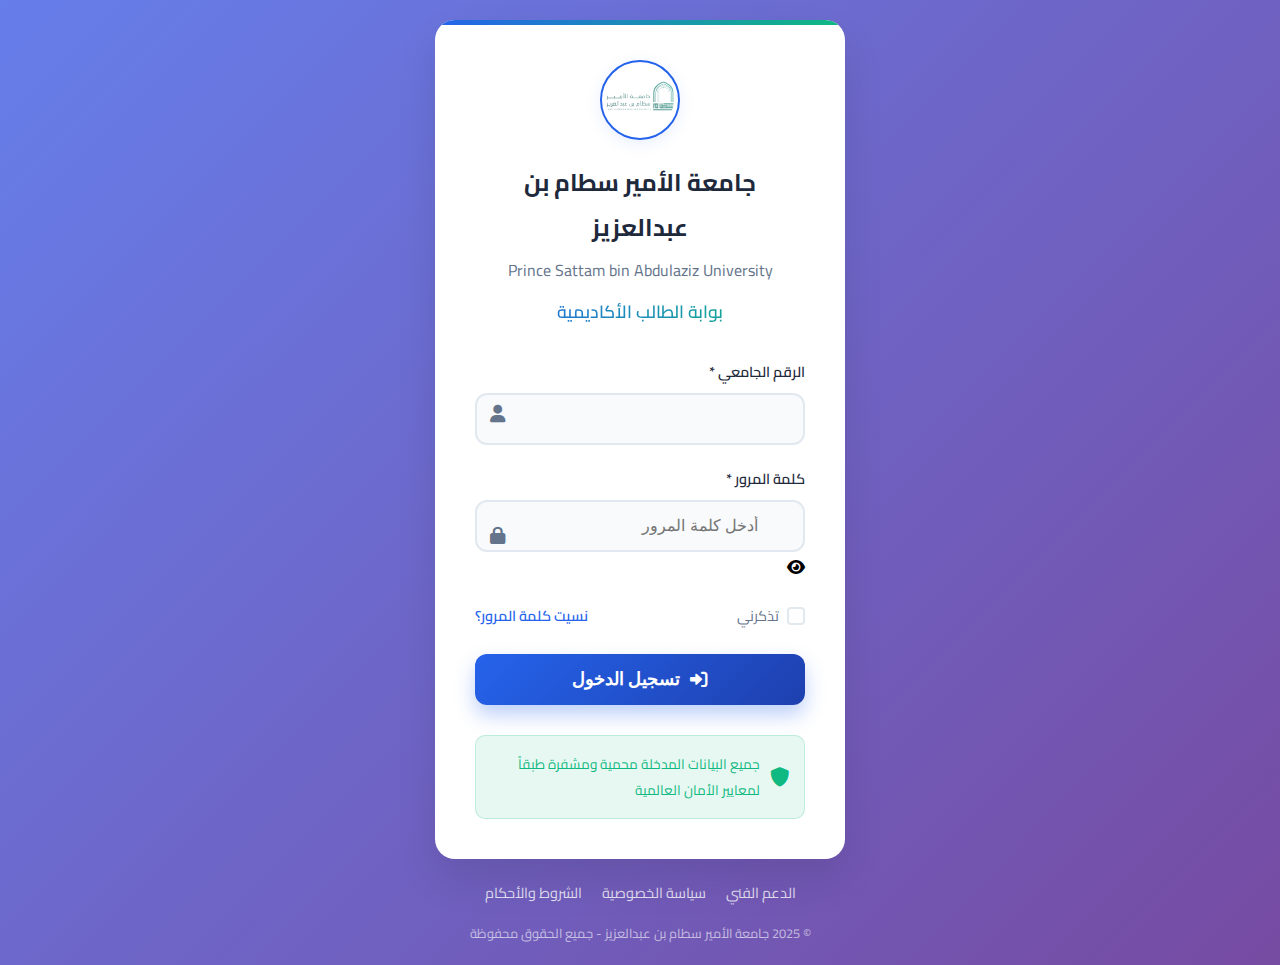
<file: index.html>
<!DOCTYPE html>
<html lang="ar" dir="rtl">
<head>
    <meta charset="UTF-8">
    <meta name="viewport" content="width=device-width, initial-scale=1.0">
    <title>بوابة الطالب - جامعة الأمير سطام بن عبدالعزيز</title>
    <link rel="stylesheet" href="styles.css">
    <link href="https://fonts.googleapis.com/css2?family=Cairo:wght@300;400;600;700&display=swap" rel="stylesheet">
    <link rel="stylesheet" href="https://cdnjs.cloudflare.com/ajax/libs/font-awesome/6.0.0/css/all.min.css">
</head>
<body>
    <div class="login-container">
        <div class="login-card">
            <div class="university-header">
                <div class="university-logo">
                    <!-- شعار الجامعة كصورة -->
                    <img src="logo.svg" alt="شعار جامعة الأمير سطام بن عبدالعزيز" style="width: 70px; height: 70px; object-fit: contain; display: block; margin: 0 auto 8px;">
                    <!-- أيقونة قديمة يمكن حذفها إذا رغبت -->
                    <!-- <i class="fas fa-graduation-cap"></i> -->
                </div>
                <h1>جامعة الأمير سطام بن عبدالعزيز</h1>
                <h2>Prince Sattam bin Abdulaziz University</h2>
                <p class="portal-title">بوابة الطالب الأكاديمية</p>
            </div>
            
            <form class="login-form" id="loginForm">
                <div class="form-group">
                    <label for="studentId">الرقم الجامعي *</label>
                    <input type="text" id="studentId" name="studentId" placeholder="" required>
                    <i class="fas fa-user input-icon"></i>
                </div>
                
                <div class="form-group">
                    <label for="password">كلمة المرور *</label>
                    <input type="password" id="password" name="password" placeholder="أدخل كلمة المرور" required>
                    <i class="fas fa-lock input-icon"></i>
                    <i class="fas fa-eye toggle-password" id="togglePassword"></i>
                </div>
                
                <div class="form-options">
                    <label class="remember-me">
                        <input type="checkbox" id="rememberMe">
                        <span class="checkmark"></span>
                        تذكرني
                    </label>
                    <a href="#" class="forgot-password">نسيت كلمة المرور؟</a>
                </div>
                
                <button type="submit" class="login-btn">
                    <i class="fas fa-sign-in-alt"></i>
                    تسجيل الدخول
                </button>
            </form>
            
            <div class="security-notice">
                <i class="fas fa-shield-alt"></i>
                <p>جميع البيانات المدخلة محمية ومشفرة طبقاً لمعايير الأمان العالمية</p>
            </div>
        </div>
        
        <div class="footer-links">
            <a href="#" class="footer-link">الدعم الفني</a>
            <a href="#" class="footer-link">سياسة الخصوصية</a>
            <a href="#" class="footer-link">الشروط والأحكام</a>
        </div>
        
        <div class="copyright">
            <p>© 2025 جامعة الأمير سطام بن عبدالعزيز - جميع الحقوق محفوظة</p>
        </div>
    </div>
    
    <script src="script.js"></script>
</body>
</html>
</file>
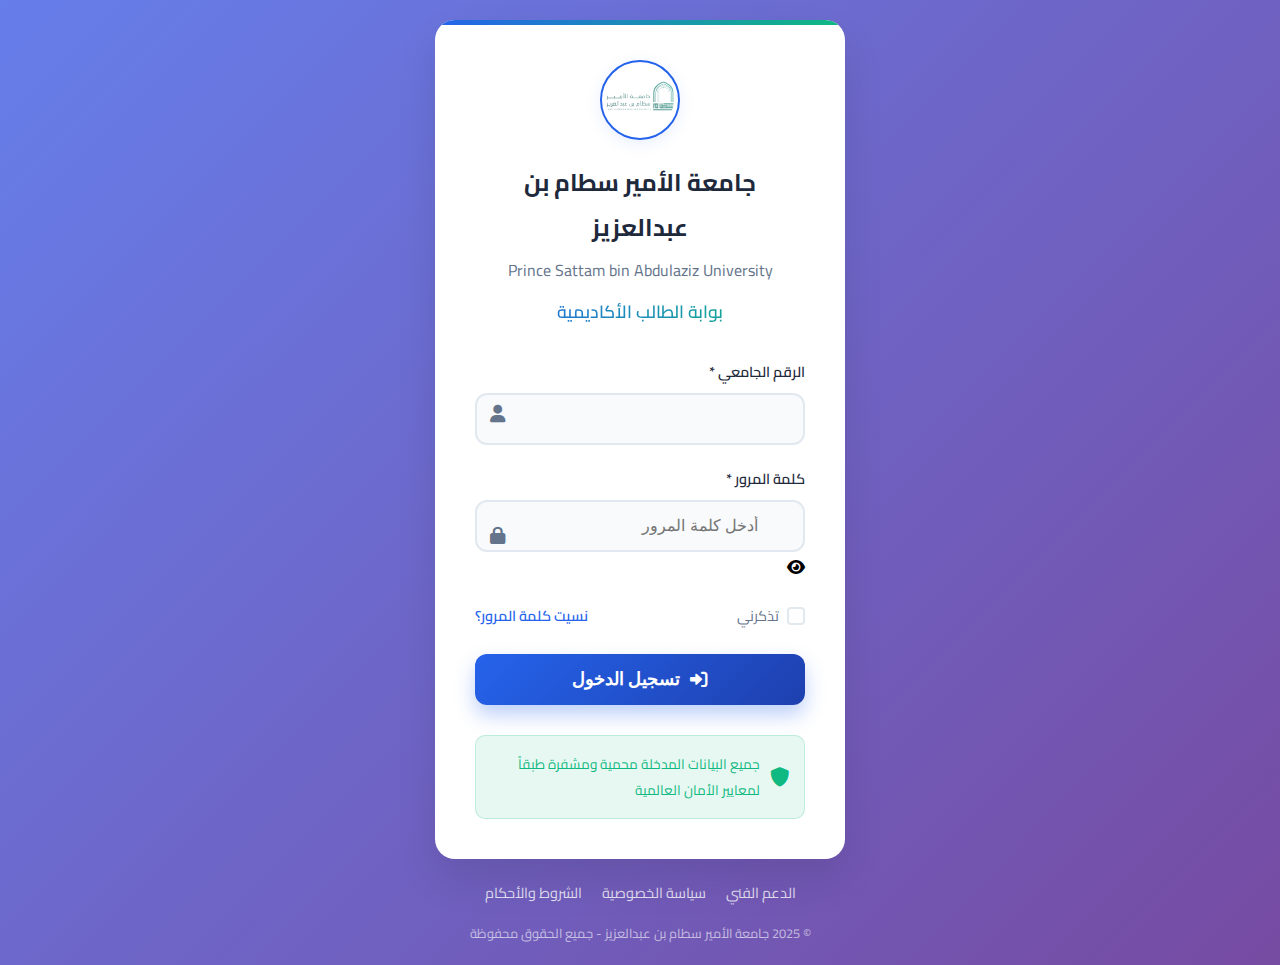
<file: academic-record.html>
<!DOCTYPE html>
<html lang="ar" dir="rtl">
<head>
    <meta charset="UTF-8">
    <meta name="viewport" content="width=device-width, initial-scale=1.0">
    <title>السجل الأكاديمي - جامعة الأمير سطام بن عبدالعزيز</title>
    <link rel="stylesheet" href="styles.css">
    <link href="https://fonts.googleapis.com/css2?family=Cairo:wght@300;400;600;700&display=swap" rel="stylesheet">
    <link rel="stylesheet" href="https://cdnjs.cloudflare.com/ajax/libs/font-awesome/6.0.0/css/all.min.css">
    <style>
        .info-grid {
            display: grid;
            grid-template-columns: repeat(auto-fit, minmax(220px, 1fr));
            gap: 18px 32px;
            margin-bottom: 10px;
        }
        .info-item {
            background: #f5f7fa;
            border-radius: 10px;
            padding: 14px 18px;
            margin-bottom: 0;
            box-shadow: 0 2px 8px rgba(37,99,235,0.06);
            display: flex;
            flex-direction: column;
            align-items: flex-start;
        }
        .info-item .label {
            font-weight: 600;
            color: #2563eb;
            margin-bottom: 4px;
            font-size: 1.05rem;
        }
        .info-item .value {
            color: #1e293b;
            font-size: 1.08rem;
            font-weight: 500;
            word-break: break-word;
        }
        @media (max-width: 600px) {
            .info-grid {
                grid-template-columns: 1fr;
            }
        }
        .dashboard-header .university-logo {
            width: 80px;
            height: 80px;
            background: #fff;
            border-radius: 50%;
            display: flex;
            align-items: center;
            justify-content: center;
            margin: 0 auto 12px;
            box-shadow: 0 4px 16px rgba(37, 99, 235, 0.10);
            border: 2px solid #2563eb;
        }
        .dashboard-header .university-logo img {
            width: 60px;
            height: 60px;
            display: block;
        }
        .courses-table table {
            width: 100%;
            border-collapse: collapse;
            margin-top: 18px;
            background: #fff;
            border-radius: 12px;
            overflow: hidden;
            box-shadow: 0 2px 8px rgba(37,99,235,0.06);
        }
        .courses-table th, .courses-table td {
            padding: 12px 8px;
            text-align: center;
            border-bottom: 1px solid #e5e7eb;
        }
        .courses-table th {
            background: #f5f7fa;
            color: #2563eb;
            font-weight: 700;
        }
        .courses-table tr:last-child td {
            border-bottom: none;
        }
        .courses-table .no-data {
            color: #888;
            font-style: italic;
            background: #f9fafb;
            font-size: 1.1rem;
            text-align: center;
        }
    </style>
</head>
<body>
    <div class="dashboard-container">
        <div class="dashboard-header">
            <div class="university-logo">
                <!-- شعار الجامعة SVG كصورة -->
                <img src="logo.svg" alt="شعار جامعة الأمير سطام بن عبدالعزيز">
            </div>
            <h1>السجل الأكاديمي</h1>
        </div>

        <div class="student-info">
            <div class="info-card">
                <h3>المعلومات الشخصية</h3>
                <div class="info-grid">
                    <div class="info-item">
                        <span class="label">الاسم الكامل</span>
                        <span class="value">أثير قبلان منير الدوسري</span>
                    </div>
                    <div class="info-item">
                        <span class="label">رقم الهوية</span>
                        <span class="value">1139150252</span>
                    </div>
                    <div class="info-item">
                        <span class="label">الرقم الجامعي</span>
                        <span class="value">202500145</span>
                    </div>
                    <div class="info-item">
                        <span class="label">البريد الإلكتروني</span>
                        <span class="value">s0549514131@gmail.com</span>
                    </div>
                    <div class="info-item">
                        <span class="label">رقم الجوال</span>
                        <span class="value">0566781458</span>
                    </div>
                    <div class="info-item">
                        <span class="label">التخصص</span>
                        <span class="value specialty"> رياض أطفال</span>
                    </div>
                </div>
            </div>
        </div>

        <div class="academic-summary">
            <div class="summary-card">
                <h3>ملخص أكاديمي</h3>
                <div class="summary-grid">
                    <div class="summary-item">
                        <i class="fas fa-book"></i>
                        <span class="label">عدد الساعات المسجلة</span>
                        <span class="value">0</span>
                    </div>
                    <div class="summary-item">
                        <i class="fas fa-graduation-cap"></i>
                        <span class="label">المعدل التراكمي</span>
                        <span class="value">-</span>
                    </div>
                    <div class="summary-item">
                        <i class="fas fa-chart-line"></i>
                        <span class="label">المستوى</span>
                        <span class="value">الأول</span>
                    </div>
                </div>
            </div>
        </div>

        <div class="courses-section">
            <div class="section-header">
                <h2>المقررات المسجلة</h2>
                <div class="filters">
                    <select id="semesterFilter">
                        <option value="202501">الفصل الأول 2025</option>
                    </select>
                </div>
            </div>

            <div class="courses-table">
                <table>
                    <thead>
                        <tr>
                            <th>رمز المقرر</th>
                            <th>اسم المقرر</th>
                            <th>عدد الساعات</th>
                            <th>المحاضر</th>
                            <th>القاعة</th>
                            <th>التوقيت</th>
                            <th>الحالة</th>
                        </tr>
                    </thead>
                    <tbody>
                        <tr>
                            <td colspan="7" class="no-data">لا توجد مقررات مسجلة حتى الآن</td>
                        </tr>
                    </tbody>
                </table>
            </div>
        </div>

        <div class="footer-links">
            <a href="dashboard.html" class="footer-link">العودة للوحة التحكم</a>
            <a href="technical-support.html" class="footer-link">الدعم الفني</a>
        </div>
        
        <div class="copyright">
            <p>© 2025 جامعة الأمير سطام بن عبدالعزيز - جميع الحقوق محفوظة</p>
        </div>
    </div>
    
    <script src="script.js"></script>
</body>
</html>
</file>
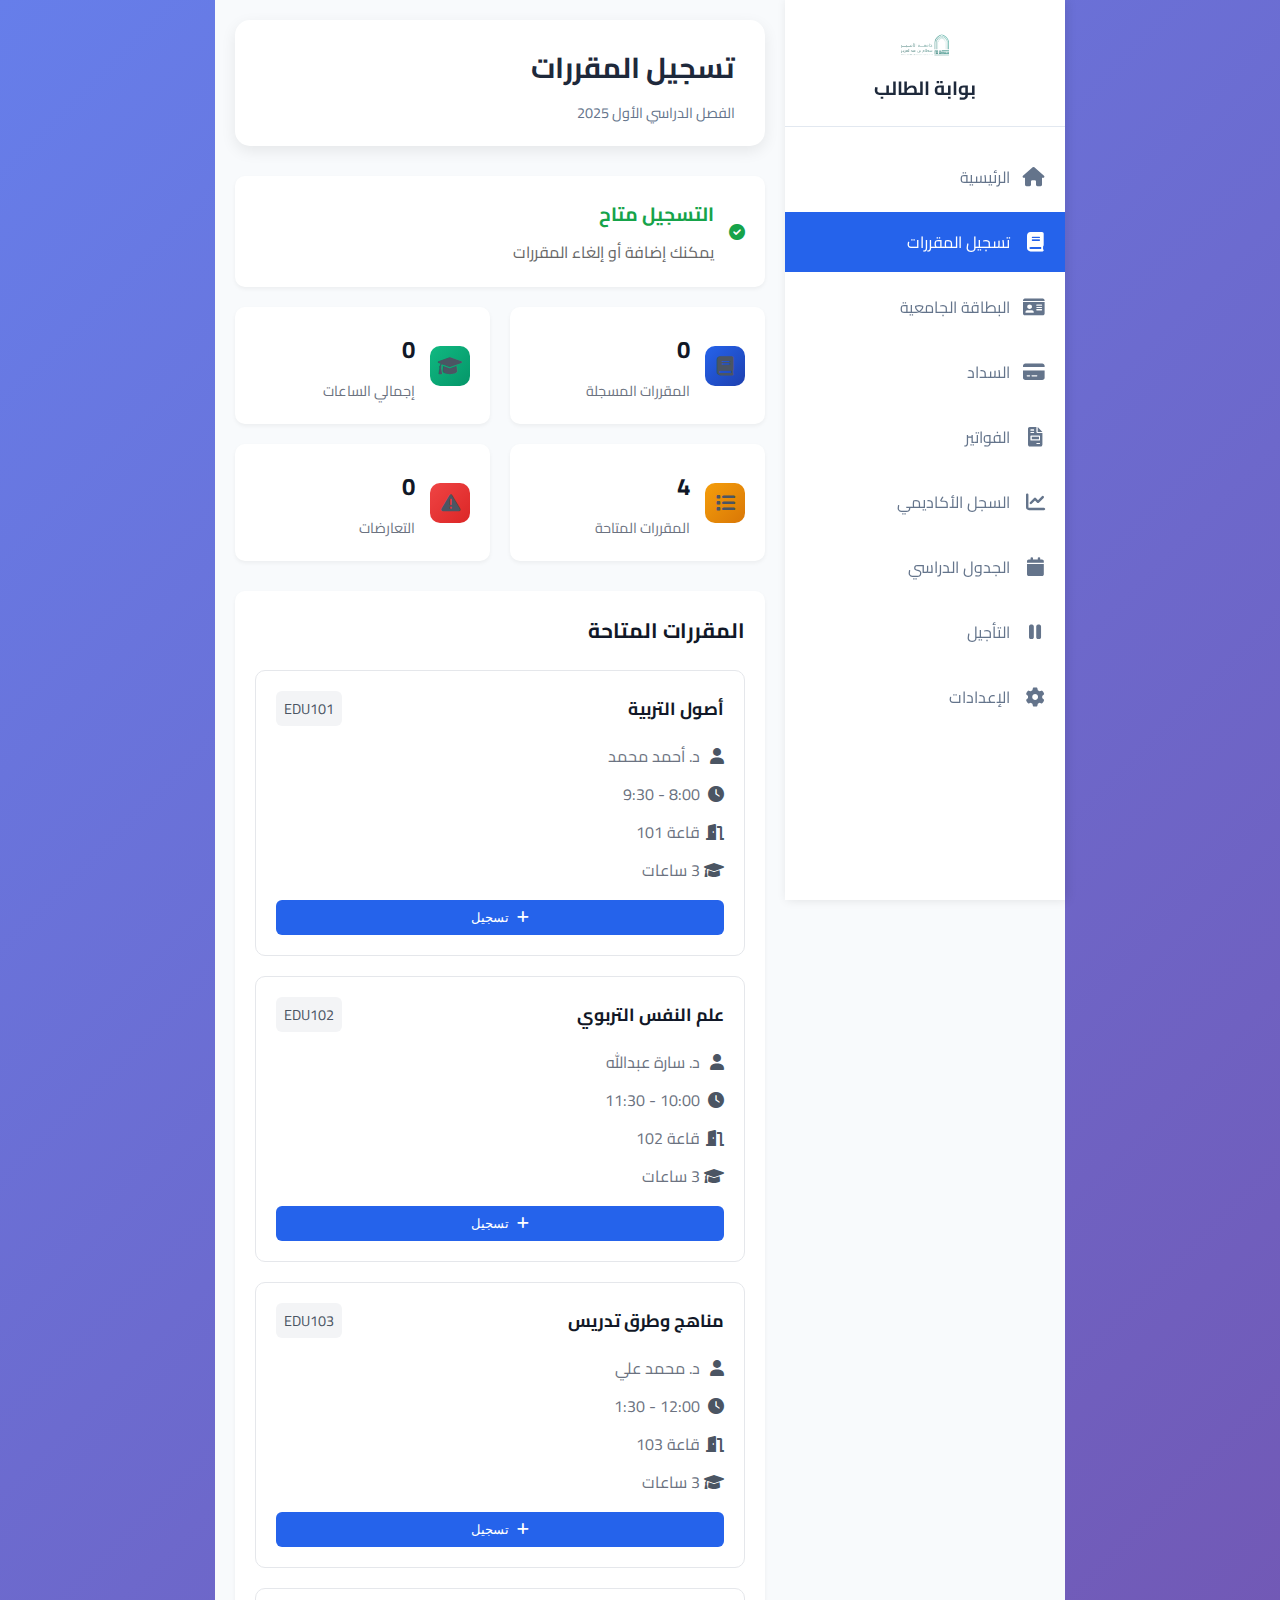
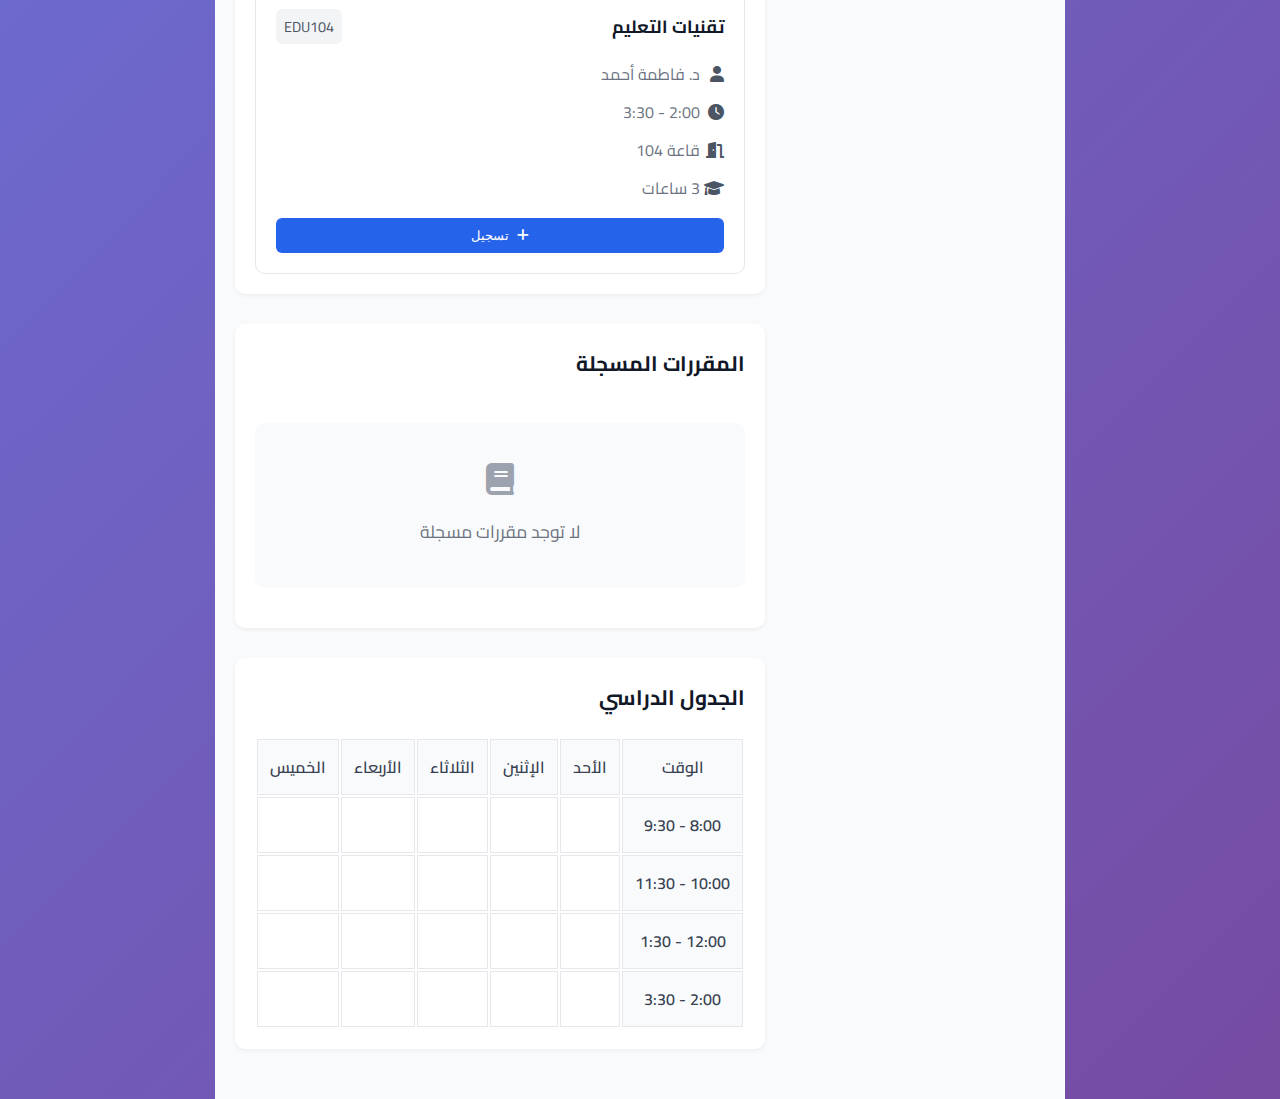
<file: course-registration.html>
<!DOCTYPE html>
<html lang="ar" dir="rtl">
<head>
    <meta charset="UTF-8">
    <meta name="viewport" content="width=device-width, initial-scale=1.0">
    <title>تسجيل المقررات - بوابة الطالب</title>
    <link rel="stylesheet" href="styles.css">
    <link rel="stylesheet" href="dashboard.css">
    <link href="https://fonts.googleapis.com/css2?family=Cairo:wght@300;400;600;700&display=swap" rel="stylesheet">
    <link rel="stylesheet" href="https://cdnjs.cloudflare.com/ajax/libs/font-awesome/6.0.0/css/all.min.css">
</head>
<body>
    <div class="dashboard-container">
        <aside class="sidebar">
            <div class="sidebar-header">
                <img src="logo.svg" alt="شعار الجامعة" style="width:50px;height:50px;object-fit:contain;display:block;margin:0 auto;">
                <h3>بوابة الطالب</h3>
            </div>
            <nav class="sidebar-nav">
                <ul>
                    <li class="nav-item"><a href="dashboard.html" class="nav-link"><i class="fas fa-home"></i><span>الرئيسية</span></a></li>
                    <li class="nav-item active"><a href="course-registration.html" class="nav-link"><i class="fas fa-book"></i><span>تسجيل المقررات</span></a></li>
                    <li class="nav-item"><a href="student-card.html" class="nav-link"><i class="fas fa-id-card"></i><span>البطاقة الجامعية</span></a></li>
                    <li class="nav-item"><a href="payment.html" class="nav-link"><i class="fas fa-credit-card"></i><span>السداد</span></a></li>
                    <li class="nav-item"><a href="invoices.html" class="nav-link"><i class="fas fa-file-invoice"></i><span>الفواتير</span></a></li>
                    <li class="nav-item"><a href="academic-record.html" class="nav-link"><i class="fas fa-chart-line"></i><span>السجل الأكاديمي</span></a></li>
                    <li class="nav-item"><a href="schedule.html" class="nav-link"><i class="fas fa-calendar"></i><span>الجدول الدراسي</span></a></li>
                    <li class="nav-item"><a href="postponement.html" class="nav-link"><i class="fas fa-pause"></i><span>التأجيل</span></a></li>
                    <li class="nav-item"><a href="settings.html" class="nav-link"><i class="fas fa-cog"></i><span>الإعدادات</span></a></li>
                </ul>
            </nav>
        </aside>
        <main class="main-content">
            <header class="top-header">
                <div class="header-left">
                    <h1>تسجيل المقررات</h1>
                    <p>الفصل الدراسي الأول 2025</p>
                </div>
            </header>

            <!-- حالة التسجيل -->
            <section class="registration-status">
                <div id="registrationStatus" class="status-available">
                    <i id="statusIcon" class="fas fa-check-circle"></i>
                    <div class="status-content">
                        <h3 id="statusText">التسجيل متاح</h3>
                        <p id="statusDescription">يمكنك إضافة أو إلغاء المقررات</p>
                    </div>
                </div>
            </section>

            <!-- إحصائيات التسجيل -->
            <section class="registration-stats">
                <div class="stats-grid">
                    <div class="stat-card">
                        <div class="stat-icon">
                            <i class="fas fa-book"></i>
                        </div>
                        <div class="stat-content">
                            <h3 id="registeredCoursesCount">0</h3>
                            <p>المقررات المسجلة</p>
                        </div>
                    </div>
                    <div class="stat-card">
                        <div class="stat-icon">
                            <i class="fas fa-graduation-cap"></i>
                        </div>
                        <div class="stat-content">
                            <h3 id="totalCredits">0</h3>
                            <p>إجمالي الساعات</p>
                        </div>
                    </div>
                    <div class="stat-card">
                        <div class="stat-icon">
                            <i class="fas fa-list"></i>
                        </div>
                        <div class="stat-content">
                            <h3 id="availableCoursesCount">0</h3>
                            <p>المقررات المتاحة</p>
                        </div>
                    </div>
                    <div class="stat-card">
                        <div class="stat-icon">
                            <i class="fas fa-exclamation-triangle"></i>
                        </div>
                        <div class="stat-content">
                            <h3 id="conflictsCount">0</h3>
                            <p>التعارضات</p>
                        </div>
                    </div>
                </div>
            </section>

            <!-- المقررات المتاحة -->
            <section class="available-courses">
                <h2>المقررات المتاحة</h2>
                <div id="coursesList" class="courses-grid">
                    <!-- سيتم إضافة المقررات هنا عبر JavaScript -->
                </div>
            </section>

            <!-- المقررات المسجلة -->
            <section class="registered-courses">
                <h2>المقررات المسجلة</h2>
                <div id="registeredCoursesList" class="courses-grid">
                    <!-- سيتم إضافة المقررات المسجلة هنا عبر JavaScript -->
                </div>
            </section>

            <!-- الجدول الدراسي -->
            <section class="schedule">
                <h2>الجدول الدراسي</h2>
                <div id="scheduleTable" class="schedule-table">
                    <!-- سيتم إضافة الجدول هنا عبر JavaScript -->
                </div>
            </section>
        </main>
    </div>
    <!-- تحميل السكريبتات -->
    <script>
        // التأكد من تحميل الصفحة بالكامل
        window.addEventListener('load', function() {
            console.log('تم تحميل الصفحة بالكامل');
            // التأكد من وجود العناصر
            const coursesList = document.getElementById('coursesList');
            const registeredCoursesList = document.getElementById('registeredCoursesList');
            const scheduleTable = document.getElementById('scheduleTable');
            
            if (!coursesList || !registeredCoursesList || !scheduleTable) {
                console.error('لم يتم العثور على بعض العناصر المطلوبة');
                return;
            }
            
            // تحميل السكريبتات
            const script = document.createElement('script');
            script.src = 'course-registration.js';
            script.onload = function() {
                console.log('تم تحميل ملف course-registration.js بنجاح');
            };
            script.onerror = function() {
                console.error('حدث خطأ أثناء تحميل ملف course-registration.js');
            };
            document.body.appendChild(script);
        });
    </script>
</body>
</html>
</file>
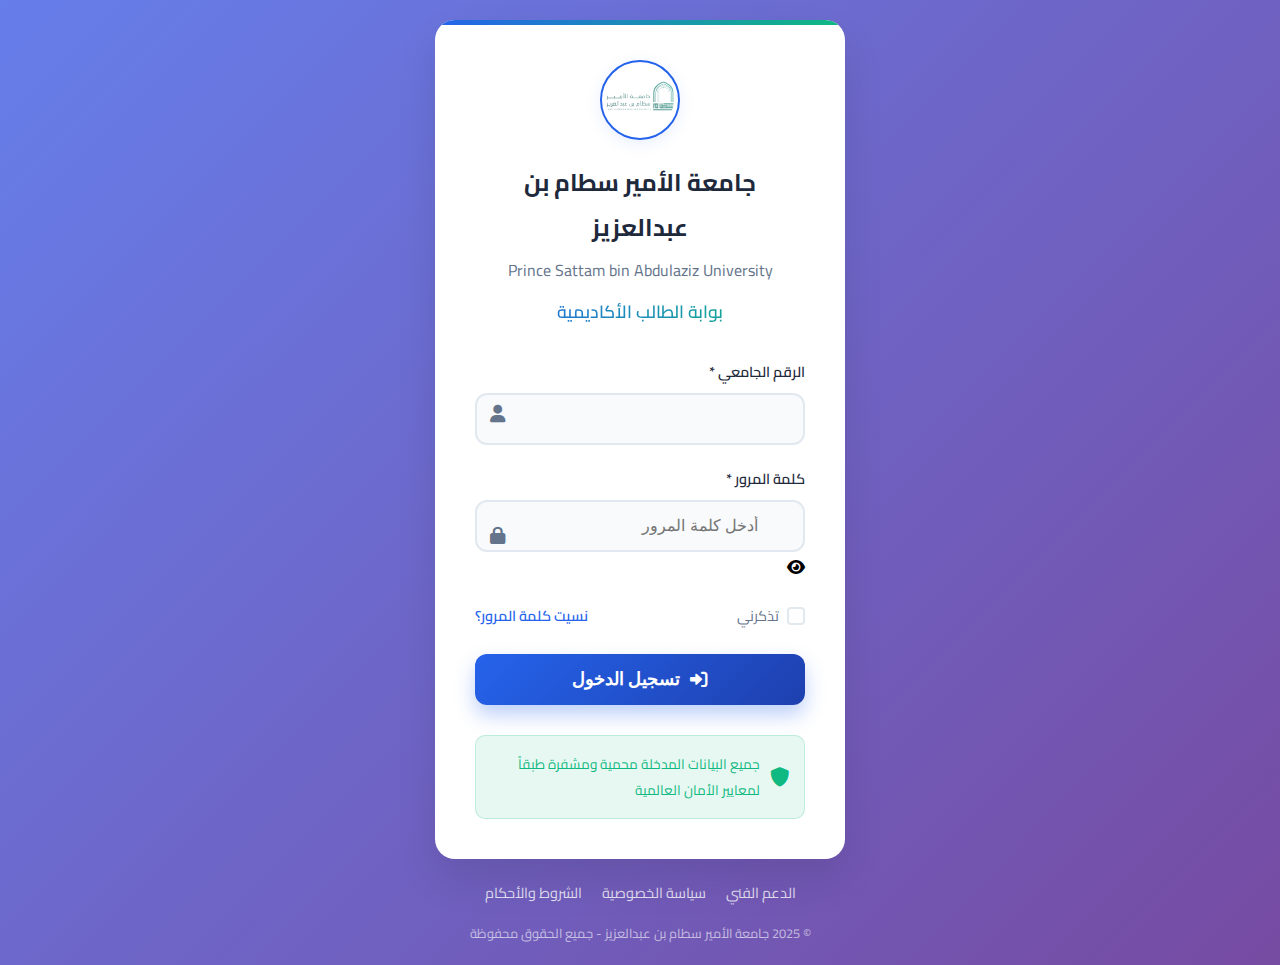
<file: dashboard.html>
<!DOCTYPE html>
<html lang="ar" dir="rtl">
<head>
    <meta charset="UTF-8">
    <meta name="viewport" content="width=device-width, initial-scale=1.0">
    <title>لوحة التحكم - بوابة الطالب</title>
    <link rel="stylesheet" href="styles.css">
    <link rel="stylesheet" href="dashboard.css">
    <link href="https://fonts.googleapis.com/css2?family=Cairo:wght@300;400;600;700&display=swap" rel="stylesheet">
    <link rel="stylesheet" href="https://cdnjs.cloudflare.com/ajax/libs/font-awesome/6.0.0/css/all.min.css">
</head>
<body>
    <div class="dashboard-container">
        <!-- الشريط الجانبي -->
        <aside class="sidebar">
            <div class="sidebar-header">
                <div class="university-logo">
                    <!-- شعار الجامعة كصورة -->
                    <img src="logo.svg" alt="شعار جامعة الأمير سطام بن عبدالعزيز" style="width: 60px; height: 60px; object-fit: contain; display: block; margin: 0 auto 8px;">
                </div>
                <h3>بوابة الطالب</h3>
                <button class="sidebar-toggle" onclick="toggleSidebar()">
                    <i class="fas fa-bars"></i>
                </button>
            </div>
            
            <nav class="sidebar-nav">
                <ul>
                    <li class="nav-item active">
                        <a href="dashboard.html" class="nav-link">
                            <i class="fas fa-home"></i>
                            <span>الرئيسية</span>
                        </a>
                    </li>
                    <li class="nav-item">
                        <a href="course-registration.html" class="nav-link">
                            <i class="fas fa-book"></i>
                            <span>تسجيل المقررات</span>
                        </a>
                    </li>
                    <li class="nav-item">
                        <a href="student-card.html" class="nav-link">
                            <i class="fas fa-id-card"></i>
                            <span>البطاقة الجامعية</span>
                        </a>
                    </li>
                    <li class="nav-item">
                        <a href="payment.html" class="nav-link">
                            <i class="fas fa-credit-card"></i>
                            <span>السداد</span>
                        </a>
                    </li>
                    <li class="nav-item">
                        <a href="invoices.html" class="nav-link">
                            <i class="fas fa-file-invoice"></i>
                            <span>الفواتير</span>
                        </a>
                    </li>
                    <li class="nav-item">
                        <a href="academic-record.html" class="nav-link">
                            <i class="fas fa-chart-line"></i>
                            <span>السجل الأكاديمي</span>
                        </a>
                    </li>
                    <li class="nav-item">
                        <a href="schedule.html" class="nav-link">
                            <i class="fas fa-calendar"></i>
                            <span>الجدول الدراسي</span>
                        </a>
                    </li>
                    <li class="nav-item">
                        <a href="deferment.html" class="nav-link">
                            <i class="fas fa-pause"></i>
                            <span>التأجيل</span>
                        </a>
                    </li>
                    <li class="nav-item">
                        <a href="settings.html" class="nav-link">
                            <i class="fas fa-cog"></i>
                            <span>الإعدادات</span>
                        </a>
                    </li>
                </ul>
            </nav>
            
            <div class="sidebar-footer">
                <button class="logout-btn" onclick="logout()">
                    <i class="fas fa-sign-out-alt"></i>
                    <span>تسجيل الخروج</span>
                </button>
            </div>
        </aside>
        
        <!-- المحتوى الرئيسي -->
        <main class="main-content">
            <!-- الشريط العلوي -->
            <header class="top-header">
                <div class="header-left">
                    <h1>لوحة التحكم</h1>
                    <p>مرحباً بك في بوابة الطالب الأكاديمية</p>
                </div>
                <div class="header-right">
                    <div class="user-info">
                        <img src="studentimage.jpg" alt="صورة الطالب" id="userImage" class="user-avatar">
                        <div class="user-details">
                    <p>أثير قبلان منير الدوسري</p>
                            <span class="user-id">202500145</span>
                        </div>
                    </div>
                </div>
            </header>
            
            <!-- التنبيهات -->
            <section class="notifications-section">
                <div id="notifications"></div>
            </section>
            
            <!-- الإحصائيات السريعة -->
            <section class="stats-section">
                <div class="stats-grid">
                    <div class="stat-card">
                        <div class="stat-icon">
                            <i class="fas fa-book-open"></i>
                        </div>
                        <div class="stat-content">
                            <h3 id="registeredCourses">0</h3>
                            <p>المقررات المسجلة</p>
                        </div>
                    </div>
                    
                    <div class="stat-card">
                        <div class="stat-icon">
                            <i class="fas fa-clock"></i>
                        </div>
                        <div class="stat-content">
                            <h3 id="completedHours">0</h3>
                            <p>الساعات المكتملة</p>
                        </div>
                    </div>
                    
                    <div class="stat-card">
                        <div class="stat-icon">
                            <i class="fas fa-star"></i>
                        </div>
                        <div class="stat-content">
                            <h3 id="currentGPA">-</h3>
                            <p>المعدل التراكمي</p>
                        </div>
                    </div>
                    
                    <div class="stat-card">
                        <div class="stat-icon">
                            <i class="fas fa-credit-card"></i>
                        </div>
                        <div class="stat-content">
                            <h3 id="outstandingAmount">2000</h3>
                            <p>الرسوم المستحقة (ريال)</p>
                        </div>
                    </div>
                </div>
            </section>
            
            <!-- الخدمات السريعة -->
            <section class="quick-services">
                <h2>الخدمات السريعة</h2>
                <div class="services-grid">
                    <a href="course-registration.html" class="service-card">
                        <div class="service-icon">
                            <i class="fas fa-plus-circle"></i>
                        </div>
                        <h3>تسجيل المقررات</h3>
                        <p>إضافة وحذف المقررات الدراسية</p>
                    </a>
                    
                    <a href="payment.html" class="service-card">
                        <div class="service-icon">
                            <i class="fas fa-money-bill-wave"></i>
                        </div>
                        <h3>سداد الرسوم</h3>
                        <p>دفع الرسوم الدراسية والخدمات</p>
                    </a>
                    
                    <a href="student-card.html" class="service-card">
                        <div class="service-icon">
                            <i class="fas fa-id-badge"></i>
                        </div>
                        <h3>البطاقة الجامعية</h3>
                        <p>عرض وطباعة البطاقة الجامعية</p>
                    </a>
                    
                    <a href="academic-record.html" class="service-card">
                        <div class="service-icon">
                            <i class="fas fa-chart-bar"></i>
                        </div>
                        <h3>السجل الأكاديمي</h3>
                        <p>عرض الدرجات والمعدلات</p>
                    </a>
                    
                    <a href="schedule.html" class="service-card">
                        <div class="service-icon">
                            <i class="fas fa-calendar-alt"></i>
                        </div>
                        <h3>الجدول الدراسي</h3>
                        <p>عرض جدول المحاضرات والامتحانات</p>
                    </a>
                    
                    <a href="deferment.html" class="service-card">
                        <div class="service-icon">
                            <i class="fas fa-pause-circle"></i>
                        </div>
                        <h3>طلب التأجيل</h3>
                        <p>تأجيل الفصل الدراسي</p>
                    </a>
                </div>
            </section>
            
            <!-- معلومات الطالب -->
            <section class="student-info">
                <h2>معلومات الطالب</h2>
                <div class="info-grid">
                    <div class="info-card">
                        <h3>البيانات الأساسية</h3>
                        <div class="info-content">
                            <div class="info-item">
                                <span class="info-label">الاسم:</span>
                                <span class="info-value" id="userName">أثير قبلان منير الدوسري </span>
                            </div>
                            <div class="info-item">
                                <span class="info-label">الرقم الجامعي:</span>
                                <span class="info-value">202500145</span>
                            </div>
                            <div class="info-item">
                                <span class="info-label">البريد الإلكتروني:</span>
                                <span class="info-value" id="userEmail">s0549514131@gmail.com</span>
                            </div>
                        </div>
                    </div>
                    
                    <div class="info-card">
                        <h3>البيانات الأكاديمية</h3>
                        <div class="info-content">
                            <div class="info-item">
                                <span class="info-label">الكلية:</span>
                                <span class="info-value" id="userCollege">كلية التربية</span>
                            </div>
                            <div class="info-item">
                                <span class="info-label">التخصص:</span>
                                <span class="info-value" id="userMajor"> رياض اطفال</span>
                            </div>
                            <div class="info-item">
                                <span class="info-label">المستوى:</span>
                                <span class="info-value" id="userLevel">المستوى الأول</span>
                            </div>
                        </div>
                    </div>
                </div>
            </section>
        </main>
    </div>
    
    <script src="script.js"></script>
</body>
</html>
</file>
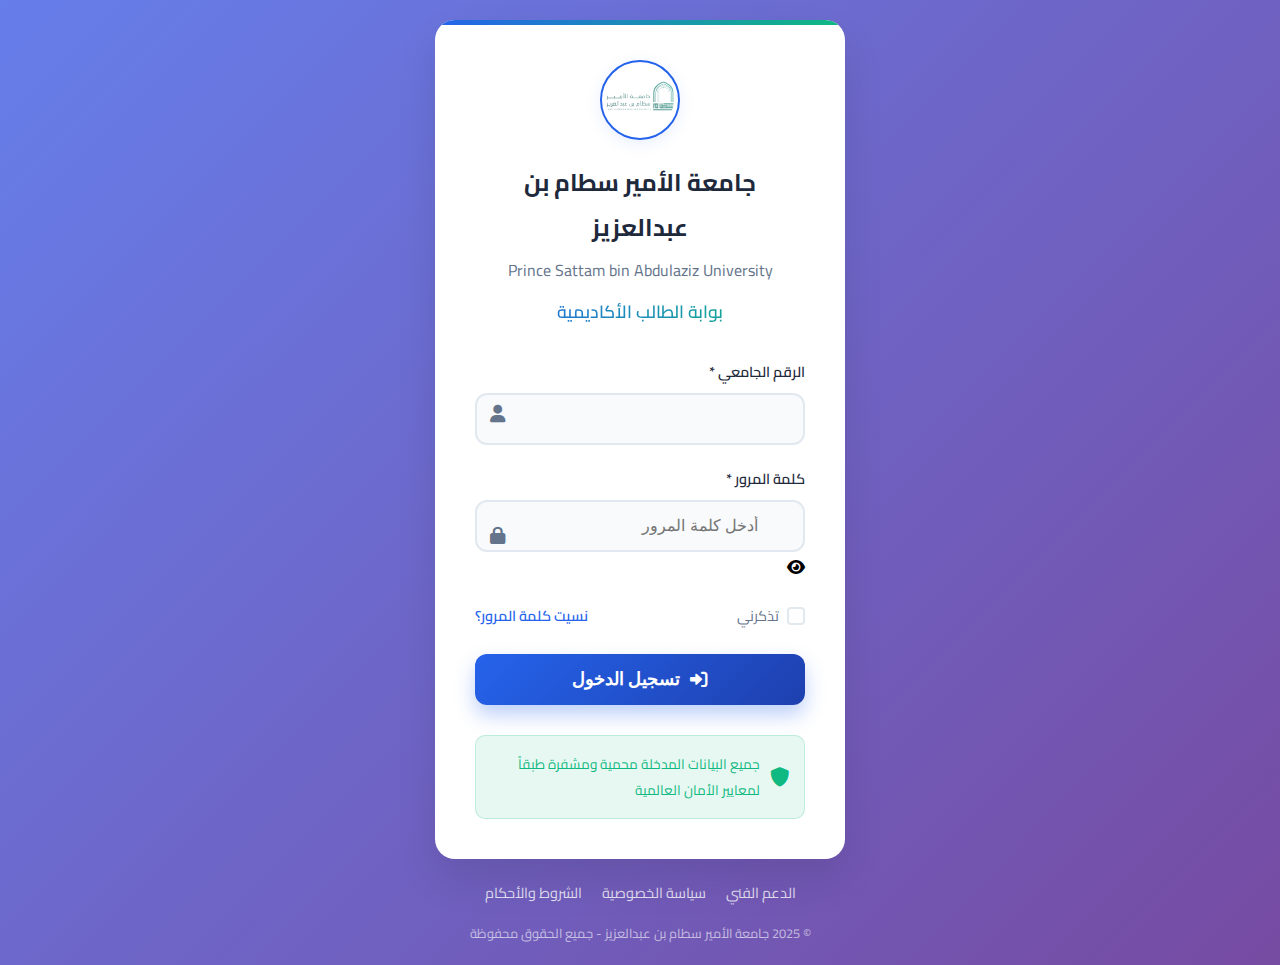
<file: invoices.html>
<!DOCTYPE html>
<html lang="ar" dir="rtl">
<head>
    <meta charset="UTF-8">
    <meta name="viewport" content="width=device-width, initial-scale=1.0">
    <title>الفواتير - بوابة الطالب</title>
    <link rel="stylesheet" href="styles.css">
    <link rel="stylesheet" href="dashboard.css">
    <link href="https://fonts.googleapis.com/css2?family=Cairo:wght@300;400;600;700&display=swap" rel="stylesheet">
    <link rel="stylesheet" href="https://cdnjs.cloudflare.com/ajax/libs/font-awesome/6.0.0/css/all.min.css">
</head>
<body>
    <div class="dashboard-container">
        <aside class="sidebar">
            <div class="sidebar-header">
                <img src="logo.svg" alt="شعار الجامعة" style="width:50px;height:50px;object-fit:contain;display:block;margin:0 auto;">
                <h3>بوابة الطالب</h3>
            </div>
            <nav class="sidebar-nav">
                <ul>
                    <li class="nav-item"><a href="dashboard.html" class="nav-link"><i class="fas fa-home"></i><span>الرئيسية</span></a></li>
                    <li class="nav-item"><a href="course-registration.html" class="nav-link"><i class="fas fa-book"></i><span>تسجيل المقررات</span></a></li>
                    <li class="nav-item"><a href="student-card.html" class="nav-link"><i class="fas fa-id-card"></i><span>البطاقة الجامعية</span></a></li>
                    <li class="nav-item"><a href="payment.html" class="nav-link"><i class="fas fa-credit-card"></i><span>السداد</span></a></li>
                    <li class="nav-item active"><a href="invoices.html" class="nav-link"><i class="fas fa-file-invoice"></i><span>الفواتير</span></a></li>
                    <li class="nav-item"><a href="academic-record.html" class="nav-link"><i class="fas fa-chart-line"></i><span>السجل الأكاديمي</span></a></li>
                    <li class="nav-item"><a href="schedule.html" class="nav-link"><i class="fas fa-calendar"></i><span>الجدول الدراسي</span></a></li>
                    <li class="nav-item"><a href="postponement.html" class="nav-link"><i class="fas fa-pause"></i><span>التأجيل</span></a></li>
                    <li class="nav-item"><a href="settings.html" class="nav-link"><i class="fas fa-cog"></i><span>الإعدادات</span></a></li>
                </ul>
            </nav>
        </aside>
        <main class="main-content">
            <header class="top-header">
                <div class="header-left">
                    <h1>الفواتير</h1>
                    <p>سجل الفواتير والمدفوعات</p>
                </div>
            </header>

            <!-- حالة الفواتير -->
            <section class="invoices-status">
                <div class="status-paid">
                    <i class="fas fa-check-circle"></i>
                    <span>تم سداد جميع الفواتير المستحقة</span>
                </div>
            </section>

            <!-- ملخص الفواتير -->
            <section class="invoices-summary">
                <div class="summary-grid">
                    <div class="summary-card total">
                        <div class="summary-icon">
                            <i class="fas fa-calculator"></i>
                        </div>
                        <div class="summary-content">
                            <h3>2000</h3>
                            <p>إجمالي المدفوعات (ريال)</p>
                        </div>
                    </div>
                    <div class="summary-card paid">
                        <div class="summary-icon">
                            <i class="fas fa-check-circle"></i>
                        </div>
                        <div class="summary-content">
                            <h3>2000</h3>
                            <p>المبلغ المدفوع (ريال)</p>
                        </div>
                    </div>
                    <div class="summary-card outstanding">
                        <div class="summary-icon">
                            <i class="fas fa-check-circle"></i>
                        </div>
                        <div class="summary-content">
                            <h3>0</h3>
                            <p>المبلغ المستحق (ريال)</p>
                        </div>
                    </div>
                </div>
            </section>

            <!-- سجل الفواتير -->
            <section class="invoices-history">
                <h2>سجل الفواتير</h2>
                <div class="invoices-list">
                    <div class="invoice-card paid">
                        <div class="invoice-header">
                            <h3>الرسوم الدراسية - الفصل الأول</h3>
                            <span class="invoice-amount">2000 ريال</span>
                        </div>
                        <div class="invoice-details">
                            <p>
                                <span class="label">رقم الفاتورة:</span>
                                <span class="value">INV-2025-001</span>
                            </p>
                            <p>
                                <span class="label">تاريخ الدفع:</span>
                                <span class="value">2025-06-09</span>
                            </p>
                            <p>
                                <span class="label">طريقة الدفع:</span>
                                <span class="value">تحويل بنكي</span>
                            </p>
                            <p>
                                <span class="label">الحالة:</span>
                                <span class="value paid">مدفوع</span>
                            </p>
                        </div>
                    </div>
                </div>
            </section>
        </main>
    </div>
    <script src="script.js"></script>
</body>
</html>
</file>
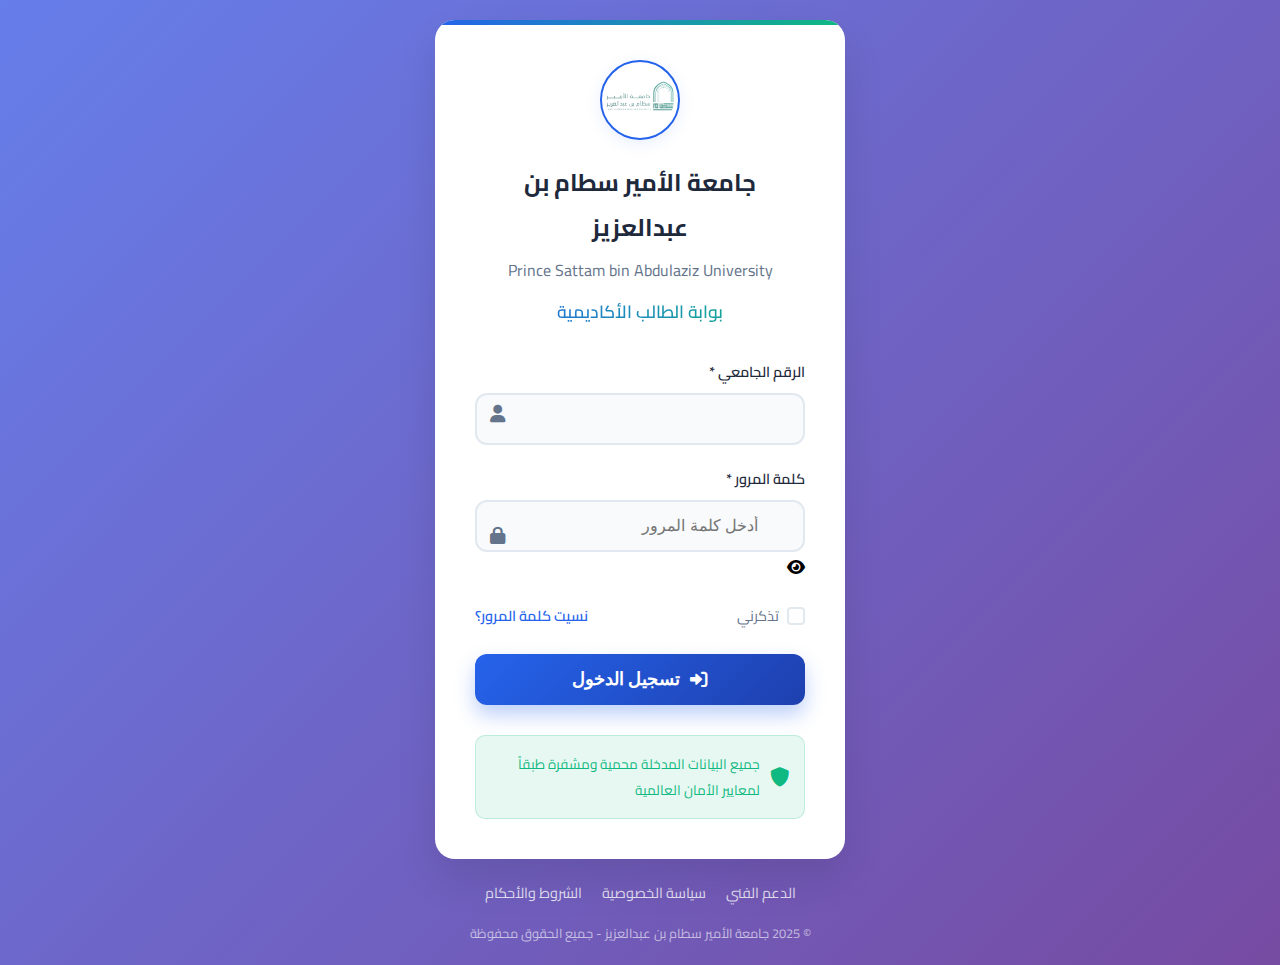
<file: payment.html>
<!DOCTYPE html>
<html lang="ar" dir="rtl">
<head>
    <meta charset="UTF-8">
    <meta name="viewport" content="width=device-width, initial-scale=1.0">
    <title>السداد - بوابة الطالب</title>
    <link rel="stylesheet" href="styles.css">
    <link rel="stylesheet" href="dashboard.css">
    <link rel="stylesheet" href="payment.css">
    <link href="https://fonts.googleapis.com/css2?family=Cairo:wght@300;400;600;700&display=swap" rel="stylesheet">
    <link rel="stylesheet" href="https://cdnjs.cloudflare.com/ajax/libs/font-awesome/6.0.0/css/all.min.css">
</head>
<body>
    <div class="dashboard-container">
        <!-- الشريط الجانبي -->
        <aside class="sidebar">
            <div class="sidebar-header">
                <div class="university-logo">
                    <!-- شعار الجامعة SVG كصورة -->
                    <img src="logo.svg" alt="شعار جامعة الأمير سطام بن عبدالعزيز" style="width:50px;height:50px;object-fit:contain;display:block;margin:0 auto;">
                </div>
                <h3>بوابة الطالب</h3>
                <button class="sidebar-toggle" onclick="toggleSidebar()">
                    <i class="fas fa-bars"></i>
                </button>
            </div>
            
            <nav class="sidebar-nav">
                <ul>
                    <li class="nav-item">
                        <a href="dashboard.html" class="nav-link">
                            <i class="fas fa-home"></i>
                            <span>الرئيسية</span>
                        </a>
                    </li>
                    <li class="nav-item">
                        <a href="course-registration.html" class="nav-link">
                            <i class="fas fa-book"></i>
                            <span>تسجيل المقررات</span>
                        </a>
                    </li>
                    <li class="nav-item">
                        <a href="student-card.html" class="nav-link">
                            <i class="fas fa-id-card"></i>
                            <span>البطاقة الجامعية</span>
                        </a>
                    </li>
                    <li class="nav-item active">
                        <a href="payment.html" class="nav-link">
                            <i class="fas fa-credit-card"></i>
                            <span>السداد</span>
                        </a>
                    </li>
                    <li class="nav-item">
                        <a href="invoices.html" class="nav-link">
                            <i class="fas fa-file-invoice"></i>
                            <span>الفواتير</span>
                        </a>
                    </li>
                    <li class="nav-item">
                        <a href="academic-record.html" class="nav-link">
                            <i class="fas fa-chart-line"></i>
                            <span>السجل الأكاديمي</span>
                        </a>
                    </li>
                    <li class="nav-item">
                        <a href="schedule.html" class="nav-link">
                            <i class="fas fa-calendar"></i>
                            <span>الجدول الدراسي</span>
                        </a>
                    </li>
                    <li class="nav-item">
                        <a href="deferment.html" class="nav-link">
                            <i class="fas fa-pause"></i>
                            <span>التأجيل</span>
                        </a>
                    </li>
                    <li class="nav-item">
                        <a href="settings.html" class="nav-link">
                            <i class="fas fa-cog"></i>
                            <span>الإعدادات</span>
                        </a>
                    </li>
                </ul>
            </nav>
            
            <div class="sidebar-footer">
                <button class="logout-btn" onclick="logout()">
                    <i class="fas fa-sign-out-alt"></i>
                    <span>تسجيل الخروج</span>
                </button>
            </div>
        </aside>
        
        <!-- المحتوى الرئيسي -->
        <main class="main-content">
            <!-- الشريط العلوي -->
            <header class="top-header">
                <div class="header-left">
                    <h1>السداد</h1>
                    <p>سداد الرسوم الدراسية</p>
                </div>
                <div class="header-right">
                    <div class="user-info">
                        <img src="studentimage.jpg" alt="صورة الطالب" id="userImage" class="user-avatar">
                        <div class="user-details">
                            <span class="user-name" id="userName">أثير قبلان منير الدوسري</span>
                            <span class="user-id">202500145</span>
                        </div>
                    </div>
                </div>
            </header>
            
            <!-- حالة السداد -->
            <section class="payment-status">
                <div class="status-paid">
                    <i class="fas fa-check-circle"></i>
                    <div class="status-content">
                        <h3>تم سداد جميع الرسوم</h3>
                        <p>تم تحديث حسابك بنجاح</p>
                    </div>
                </div>
            </section>
            
            <!-- ملخص الرسوم -->
            <section class="fees-summary">
                <div class="summary-grid">
                    <div class="summary-card total">
                        <div class="summary-icon">
                            <i class="fas fa-calculator"></i>
                        </div>
                        <div class="summary-content">
                            <h3>2000</h3>
                            <p>إجمالي الرسوم (ريال)</p>
                        </div>
                    </div>
                    
                    <div class="summary-card paid">
                        <div class="summary-icon">
                            <i class="fas fa-check-circle"></i>
                        </div>
                        <div class="summary-content">
                            <h3>2000</h3>
                            <p>المبلغ المدفوع (ريال)</p>
                        </div>
                    </div>
                    
                    <div class="summary-card outstanding">
                        <div class="summary-icon">
                            <i class="fas fa-check-circle"></i>
                        </div>
                        <div class="summary-content">
                            <h3>0</h3>
                            <p>المبلغ المستحق (ريال)</p>
                        </div>
                    </div>
                    
                    <div class="summary-card due-date">
                        <div class="summary-icon">
                            <i class="fas fa-calendar-alt"></i>
                        </div>
                        <div class="summary-content">
                            <h3 id="dueDate">2025-06-09</h3>
                            <p>تاريخ الاستحقاق</p>
                        </div>
                    </div>
                </div>
            </section>
            
            <!-- الفواتير المستحقة -->
            <section class="outstanding-invoices">
                <h2>الفواتير المستحقة</h2>
                <div id="outstandingInvoicesList" class="invoices-grid">
                    <p class="no-courses">لا توجد فواتير مستحقة</p>
                </div>
            </section>
            
            <!-- تفاصيل السداد -->
            <section class="payment-details">
                <h2>تفاصيل السداد</h2>
                <div class="details-card">
                    <div class="detail-item">
                        <span class="label">رقم الفاتورة:</span>
                        <span class="value">INV-2025-001</span>
                    </div>
                    <div class="detail-item">
                        <span class="label">تاريخ السداد:</span>
                        <span class="value">2025-06-09</span>
                    </div>
                    <div class="detail-item">
                        <span class="label">طريقة السداد:</span>
                        <span class="value">تحويل بنكي</span>
                    </div>
                    <div class="detail-item">
                        <span class="label">حالة السداد:</span>
                        <span class="value paid">مدفوع</span>
                    </div>
                </div>
            </section>

            <!-- معلومات الحساب البنكي -->
        </main>
    </div>
    <script src="script.js"></script>
    <script src="payment.js"></script>
</body>
</html>
</file>
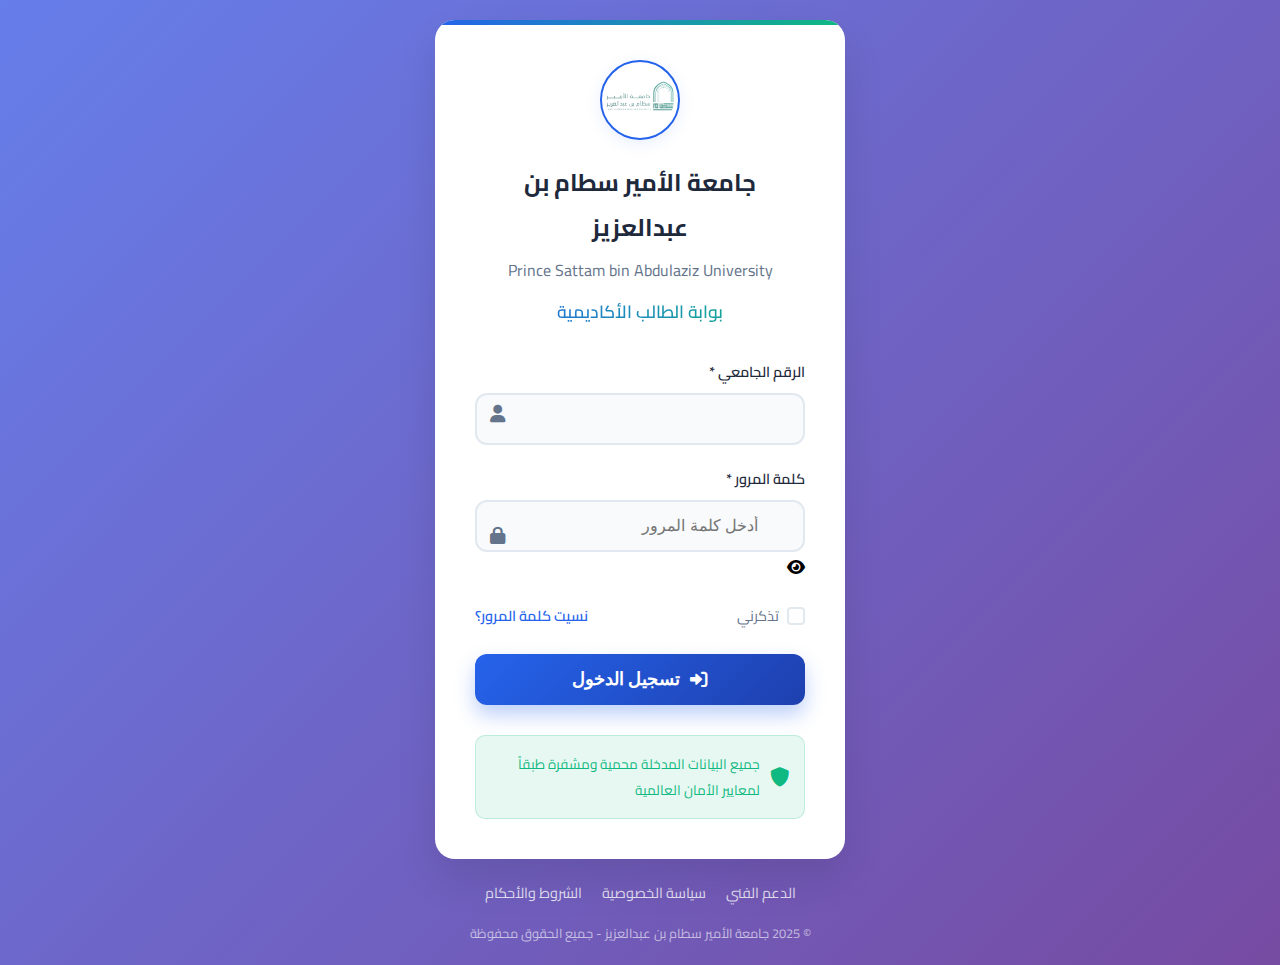
<file: privacy-policy.html>
<!DOCTYPE html>
<html lang="ar" dir="rtl">
<head>
    <meta charset="UTF-8">
    <meta name="viewport" content="width=device-width, initial-scale=1.0">
    <title>سياسة الخصوصية - جامعة الأمير سطام بن عبدالعزيز</title>
    <link rel="stylesheet" href="styles.css">
    <link href="https://fonts.googleapis.com/css2?family=Cairo:wght@300;400;600;700&display=swap" rel="stylesheet">
    <link rel="stylesheet" href="https://cdnjs.cloudflare.com/ajax/libs/font-awesome/6.0.0/css/all.min.css">
</head>
<body>
    <div class="policy-container">
        <div class="policy-header">
            <div class="university-logo">
                <i class="fas fa-graduation-cap"></i>
            </div>
            <h1>سياسة الخصوصية</h1>
            <p>آخر تحديث: 2025</p>
        </div>

        <div class="policy-content">
            <section class="policy-section">
                <h2>مقدمة</h2>
                <p>تلتزم جامعة الأمير سطام بن عبدالعزيز بحماية خصوصية مستخدمي بوابة الطالب الأكاديمية. توضح سياسة الخصوصية هذه كيفية جمع واستخدام وحماية المعلومات الشخصية.</p>
            </section>

            <section class="policy-section">
                <h2>المعلومات التي نجمعها</h2>
                <ul>
                    <li>البيانات الشخصية (الاسم، الرقم الجامعي، البريد الإلكتروني)</li>
                    <li>بيانات الاتصال</li>
                    <li>السجل الأكاديمي</li>
                    <li>بيانات الدفع</li>
                    <li>سجلات الدخول والنشاط</li>
                </ul>
            </section>

            <section class="policy-section">
                <h2>كيف نستخدم المعلومات</h2>
                <ul>
                    <li>توفير الخدمات الأكاديمية</li>
                    <li>معالجة المدفوعات</li>
                    <li>تحسين تجربة المستخدم</li>
                    <li>الرد على الاستفسارات والدعم الفني</li>
                    <li>إرسال الإشعارات المهمة</li>
                </ul>
            </section>

            <section class="policy-section">
                <h2>حماية البيانات</h2>
                <p>نستخدم تقنيات تشفير متقدمة لحماية بياناتك الشخصية. يتم تخزين البيانات في بيئة آمنة وتخضع لبروتوكولات أمان صارمة.</p>
            </section>

            <section class="policy-section">
                <h2>مشاركة المعلومات</h2>
                <p>لا نقوم بمشاركة معلوماتك الشخصية مع أي طرف ثالث إلا في الحالات التالية:</p>
                <ul>
                    <li>عندما يكون ذلك مطلوباً بموجب القانون</li>
                    <li>لحماية حقوق وممتلكات الجامعة</li>
                    <li>للمعاملات الأكاديمية الضرورية</li>
                </ul>
            </section>

            <section class="policy-section">
                <h2>حقوق المستخدم</h2>
                <p>لديك الحق في:</p>
                <ul>
                    <li>الوصول إلى بياناتك الشخصية</li>
                    <li>تصحيح البيانات غير الدقيقة</li>
                    <li>طلب حذف بياناتك</li>
                    <li>الاعتراض على معالجة بياناتك</li>
                </ul>
            </section>

            <section class="policy-section">
                <h2>ملفات تعريف الارتباط</h2>
                <p>نستخدم ملفات تعريف الارتباط لتحسين تجربة المستخدم وتقديم خدمات أفضل. يمكنك التحكم في إعدادات ملفات تعريف الارتباط من خلال متصفحك.</p>
            </section>

            <section class="policy-section">
                <h2>التغييرات على سياسة الخصوصية</h2>
                <p>قد نقوم بتحديث سياسة الخصوصية من وقت لآخر. سيتم إخطارك بأي تغييرات جوهرية من خلال البريد الإلكتروني أو إشعار على الموقع.</p>
            </section>

            <section class="policy-section">
                <h2>اتصل بنا</h2>
                <p>إذا كان لديك أي أسئلة حول سياسة الخصوصية، يمكنك التواصل معنا عبر:</p>
                <div class="contact-info">
                    <p><i class="fas fa-envelope"></i> privacy@psau.edu.sa</p>
                    <p><i class="fas fa-phone"></i> 011-1234567</p>
                </div>
            </section>
        </div>

        <div class="footer-links">
            <a href="index.html" class="footer-link">العودة للصفحة الرئيسية</a>
            <a href="technical-support.html" class="footer-link">الدعم الفني</a>
            <a href="terms.html" class="footer-link">الشروط والأحكام</a>
        </div>
        
        <div class="copyright">
            <p>© 2025 جامعة الأمير سطام بن عبدالعزيز - جميع الحقوق محفوظة</p>
        </div>
    </div>
    
    <script src="script.js"></script>
</body>
</html>
</file>
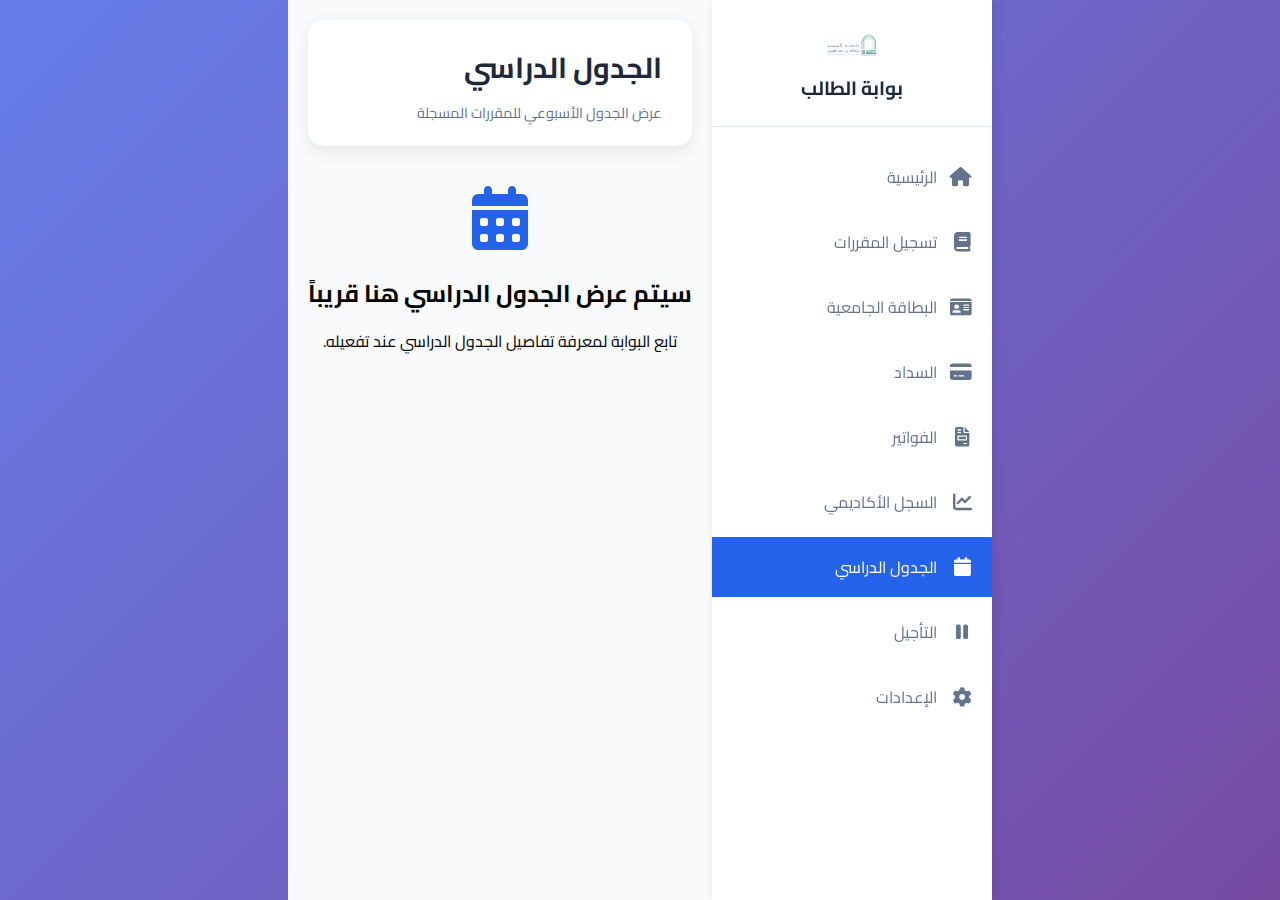
<file: schedule.html>
<!DOCTYPE html>
<html lang="ar" dir="rtl">
<head>
    <meta charset="UTF-8">
    <meta name="viewport" content="width=device-width, initial-scale=1.0">
    <title>الجدول الدراسي - بوابة الطالب</title>
    <link rel="stylesheet" href="styles.css">
    <link rel="stylesheet" href="dashboard.css">
    <link href="https://fonts.googleapis.com/css2?family=Cairo:wght@300;400;600;700&display=swap" rel="stylesheet">
    <link rel="stylesheet" href="https://cdnjs.cloudflare.com/ajax/libs/font-awesome/6.0.0/css/all.min.css">
</head>
<body>
    <div class="dashboard-container">
        <aside class="sidebar">
            <div class="sidebar-header">
                <img src="logo.svg" alt="شعار الجامعة" style="width:50px;height:50px;object-fit:contain;display:block;margin:0 auto;">
                <h3>بوابة الطالب</h3>
            </div>
            <nav class="sidebar-nav">
                <ul>
                    <li class="nav-item"><a href="dashboard.html" class="nav-link"><i class="fas fa-home"></i><span>الرئيسية</span></a></li>
                    <li class="nav-item"><a href="course-registration.html" class="nav-link"><i class="fas fa-book"></i><span>تسجيل المقررات</span></a></li>
                    <li class="nav-item"><a href="student-card.html" class="nav-link"><i class="fas fa-id-card"></i><span>البطاقة الجامعية</span></a></li>
                    <li class="nav-item"><a href="payment.html" class="nav-link"><i class="fas fa-credit-card"></i><span>السداد</span></a></li>
                    <li class="nav-item"><a href="invoices.html" class="nav-link"><i class="fas fa-file-invoice"></i><span>الفواتير</span></a></li>
                    <li class="nav-item"><a href="academic-record.html" class="nav-link"><i class="fas fa-chart-line"></i><span>السجل الأكاديمي</span></a></li>
                    <li class="nav-item active"><a href="schedule.html" class="nav-link"><i class="fas fa-calendar"></i><span>الجدول الدراسي</span></a></li>
                    <li class="nav-item"><a href="postponement.html" class="nav-link"><i class="fas fa-pause"></i><span>التأجيل</span></a></li>
                    <li class="nav-item"><a href="settings.html" class="nav-link"><i class="fas fa-cog"></i><span>الإعدادات</span></a></li>
                </ul>
            </nav>
        </aside>
        <main class="main-content">
            <header class="top-header">
                <div class="header-left">
                    <h1>الجدول الدراسي</h1>
                    <p>عرض الجدول الأسبوعي للمقررات المسجلة</p>
                </div>
            </header>
            <section class="service-info" style="margin:40px auto;text-align:center;">
                <i class="fas fa-calendar-alt" style="font-size:4rem;color:#2563eb;"></i>
                <h2 style="margin:20px 0 10px 0;">سيتم عرض الجدول الدراسي هنا قريباً</h2>
                <p>تابع البوابة لمعرفة تفاصيل الجدول الدراسي عند تفعيله.</p>
            </section>
        </main>
    </div>
</body>
</html>
</file>
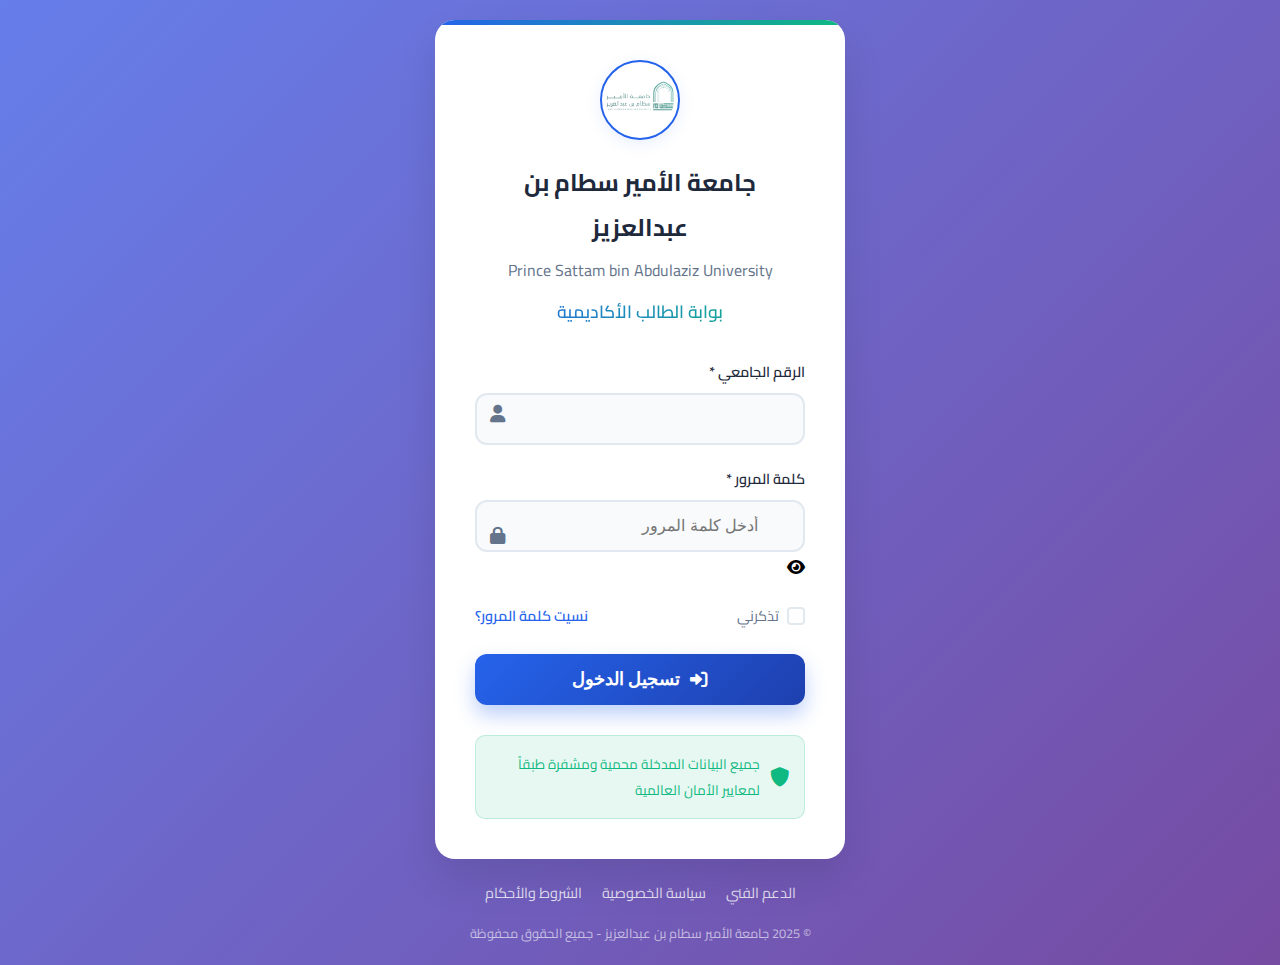
<file: settings.html>
<!DOCTYPE html>
<html lang="ar" dir="rtl">
<head>
    <meta charset="UTF-8">
    <meta name="viewport" content="width=device-width, initial-scale=1.0">
    <title>الإعدادات - جامعة الأمير سطام بن عبدالعزيز</title>
    <link rel="stylesheet" href="styles.css">
    <link href="https://fonts.googleapis.com/css2?family=Cairo:wght@300;400;600;700&display=swap" rel="stylesheet">
    <link rel="stylesheet" href="https://cdnjs.cloudflare.com/ajax/libs/font-awesome/6.0.0/css/all.min.css">
    <style>
        /* تحسين عرض بيانات الملف الشخصي */
        .profile-info-grid {
            display: grid;
            grid-template-columns: repeat(auto-fit, minmax(220px, 1fr));
            gap: 18px 32px;
            margin-bottom: 10px;
        }
        .profile-info-item label {
            font-weight: 600;
            color: #2563eb;
            margin-bottom: 4px;
            display: block;
        }
        .profile-info-item input[readonly] {
            background: #f5f7fa;
            border: 1px solid #e0e7ef;
            color: #222;
            font-weight: 500;
            border-radius: 7px;
            padding: 7px 12px;
            width: 100%;
            margin-bottom: 0;
        }
        .profile-info-item input:focus {
            outline: 2px solid #2563eb;
        }
    </style>
</head>
<body>
    <div class="dashboard-container">
        <div class="dashboard-header">
            <div class="university-logo">
                <!-- شعار الجامعة SVG كصورة -->
                <img src="logo.svg" alt="شعار جامعة الأمير سطام بن عبدالعزيز" style="width:60px;height:60px;object-fit:contain;display:block;margin:0 auto;">
            </div>
            <h1>الإعدادات</h1>
        </div>

        <div class="settings-content">
            <div class="settings-nav">
                <button class="nav-item active" data-tab="profile">
                    <i class="fas fa-user"></i>
                    الملف الشخصي
                </button>
                <button class="nav-item" data-tab="security">
                    <i class="fas fa-shield-alt"></i>
                    الأمان
                </button>
                <button class="nav-item" data-tab="notifications">
                    <i class="fas fa-bell"></i>
                    الإشعارات
                </button>
                <button class="nav-item" data-tab="preferences">
                    <i class="fas fa-cog"></i>
                    التفضيلات
                </button>
            </div>

            <section class="student-details">
            <div class="settings-panels">
                <!-- الملف الشخصي -->
                <div class="settings-panel active" id="profile">
                    <h2>الملف الشخصي</h2>
                    <form id="profileForm">
                        <div class="form-section">
                            <h3>المعلومات الشخصية</h3>
                            <div class="profile-info-grid">
                                <div class="profile-info-item">
                                    <label for="fullName">الاسم الكامل</label>
                                    <input type="text" id="fullName" value="أثير قبلان منير الدوسري" readonly>
                                </div>
                                <div class="profile-info-item">
                                    <label for="studentId">الرقم الجامعي</label>
                                    <input type="text" id="studentId" value="202500145" readonly>
                                </div>
                                <div class="profile-info-item">
                                    <label for="email">البريد الإلكتروني الجامعي</label>
                                    <input type="email" id="email" value="s0549514131@gmail.com" readonly>
                                </div>
                                <div class="profile-info-item">
                                    <label for="phone">رقم الجوال</label>
                                    <input type="tel" id="phone" value="0566781458" required>
                                </div>
                            </div>
                        </div>

                        <div class="form-section">
                            <h3>المعلومات الأكاديمية</h3>
                            <div class="profile-info-grid">
                                <div class="profile-info-item">
                                    <label for="college">الكلية</label>
                                    <input type="text" id="college" value="كلية   التربية" readonly>
                                </div>
                                <div class="profile-info-item">
                                    <label for="major">التخصص  </label>
                                    <input type="text" id="major" value=" رياض أطفال" readonly>
                                </div>
                                <div class="profile-info-item">
                                    <label for="level">المستوى</label>
                                    <input type="text" id="level" value="الأول" readonly>
                                </div>
                                <div class="profile-info-item">
                                    <label for="fees">الرسوم (القسط الأول)</label>
                                    <input type="text" id="fees" value="2000 ريال" readonly>
                                </div>
                            </div>
                        </div>

                        <div class="form-actions">
                            <button type="submit" class="save-btn">
                                <i class="fas fa-save"></i>
                                حفظ التغييرات
                            </button>
                        </div>
                    </form>
                </div>
            </section >

            <section class="student-details">
                <div class="settings-panel" id="security">
                    <h2>الأمان</h2>
                    <form id="securityForm">
                        <div class="form-section">
                            <h3>تغيير كلمة المرور</h3>
                            <div class="form-group">
                                <label for="currentPassword">كلمة المرور الحالية</label>
                                <input type="password" id="currentPassword" required>
                            </div>
                            <div class="form-group">
                                <label for="newPassword">كلمة المرور الجديدة</label>
                                <input type="password" id="newPassword" required>
                            </div>
                            <div class="form-group">
                                <label for="confirmPassword">تأكيد كلمة المرور الجديدة</label>
                                <input type="password" id="confirmPassword" required>
                            </div>
                        </div>

                        <div class="form-section">
                            <h3>المصادقة الثنائية</h3>
                            <div class="form-group">
                                <label class="switch-label">
                                    <input type="checkbox" id="twoFactor">
                                    <span class="switch"></span>
                                    تفعيل المصادقة الثنائية
                                </label>
                            </div>
                        </div>

                        <div class="form-actions">
                            <button type="submit" class="save-btn">
                                <i class="fas fa-save"></i>
                                حفظ التغييرات
                            </button>
                        </div>
                    </form>
                </div>
            </section >

            <section class="student-details">
                <div class="settings-panel" id="notifications">
                    <h2>الإشعارات</h2>
                    <form id="notificationsForm">
                        <div class="form-section">
                            <h3>إعدادات الإشعارات</h3>
                            <div class="notification-options">
                                <div class="notification-item">
                                    <label class="switch-label">
                                        <input type="checkbox" checked>
                                        <span class="switch"></span>
                                        إشعارات التسجيل
                                    </label>
                                </div>
                                <div class="notification-item">
                                    <label class="switch-label">
                                        <input type="checkbox" checked>
                                        <span class="switch"></span>
                                        إشعارات الدرجات
                                    </label>
                                </div>
                                <div class="notification-item">
                                    <label class="switch-label">
                                        <input type="checkbox" checked>
                                        <span class="switch"></span>
                                        إشعارات الدفع
                                    </label>
                                </div>
                                <div class="notification-item">
                                    <label class="switch-label">
                                        <input type="checkbox" checked>
                                        <span class="switch"></span>
                                        إشعارات المواعيد المهمة
                                    </label>
                                </div>
                            </div>
                        </div>

                        <div class="form-section">
                            <h3>طرق الإشعارات</h3>
                            <div class="notification-methods">
                                <div class="notification-item">
                                    <label class="switch-label">
                                        <input type="checkbox" checked>
                                        <span class="switch"></span>
                                        البريد الإلكتروني
                                    </label>
                                </div>
                                <div class="notification-item">
                                    <label class="switch-label">
                                        <input type="checkbox" checked>
                                        <span class="switch"></span>
                                        الرسائل النصية
                                    </label>
                                </div>
                            </div>
                        </div>
                    </section >

            <section class="student-details">
                        <div class="form-actions">
                            <button type="submit" class="save-btn">
                                <i class="fas fa-save"></i>
                                حفظ التغييرات
                            </button>
                        </div>
                    </form>
                </div>
            </section >

            <section class="student-details">
                <div class="settings-panel" id="preferences">
                    <h2>الترتيبات</h2>
                    <form id="preferencesForm">
                        <div class="form-section">
                            <h3>اللغة</h3>
                            <div class="form-group">
                                <label for="language">اختر اللغة</label>
                                <select id="language">
                                    <option value="ar">العربية</option>
                                    <option value="en">English</option>
                                </select>
                            </div>
                        </div>

                        <div class="form-section">
                            <h3>المظهر</h3>
                            <div class="form-group">
                                <label for="theme">اختر المظهر</label>
                                <select id="theme">
                                    <option value="light">فاتح</option>
                                    <option value="dark">داكن</option>
                                    <option value="system">تلقائي</option>
                                </select>
                            </div>
                        </div>

                        <div class="form-actions">
                            <button type="submit" class="save-btn">
                                <i class="fas fa-save"></i>
                                حفظ التغييرات
                            </button>
                        </div>
                    </form>
                </div>
            </div>
        </div>
    </section >



    
    <script src="script.js"></script>
</body>
</html>
</file>
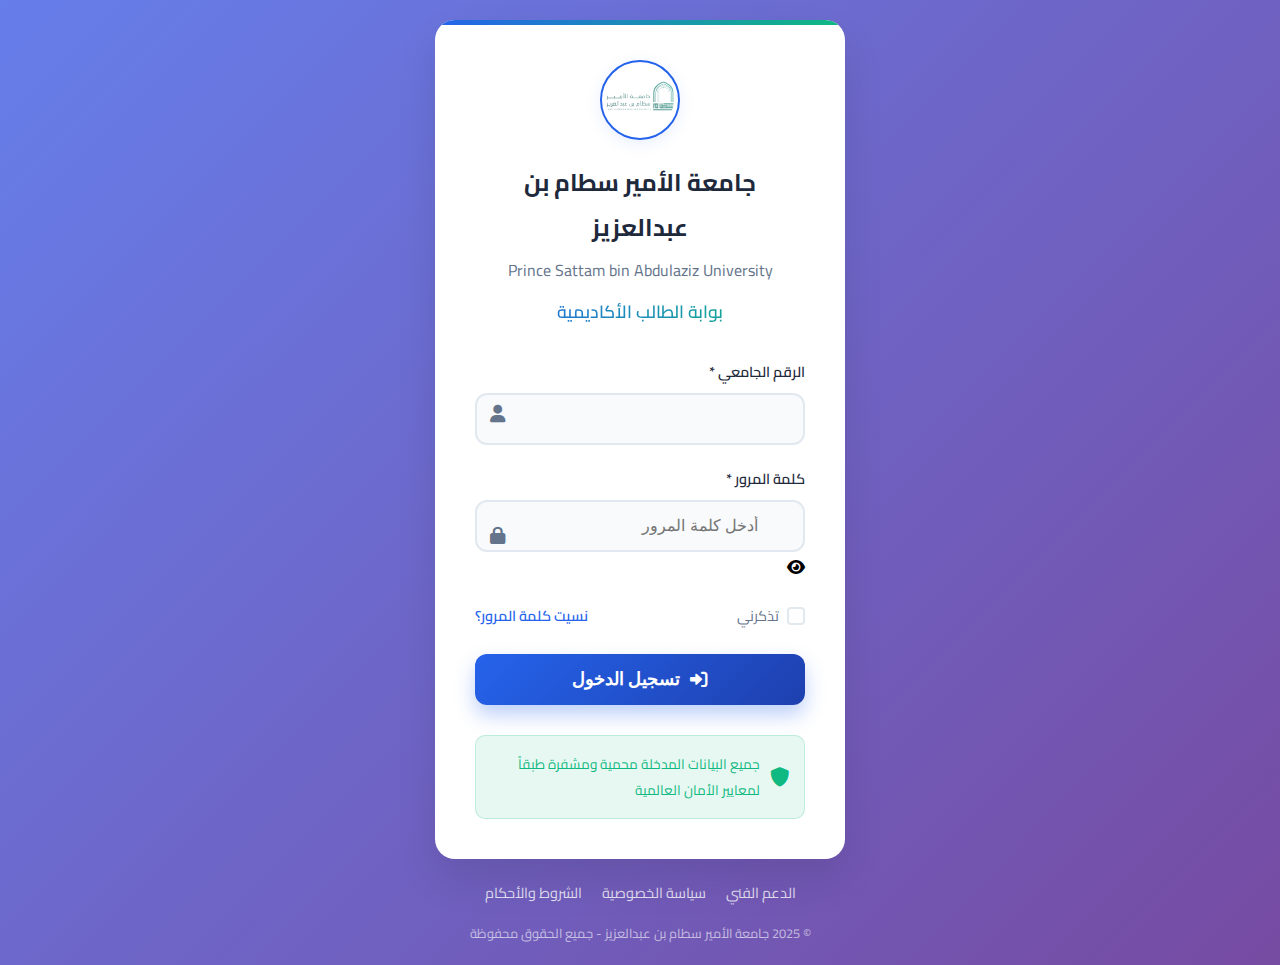
<file: student-card.html>
<!DOCTYPE html>
<html lang="ar" dir="rtl">
<head>
    <meta charset="UTF-8">
    <meta name="viewport" content="width=device-width, initial-scale=1.0">
    <title>البطاقة الجامعية - بوابة الطالب</title>
    <link rel="stylesheet" href="styles.css">
    <link rel="stylesheet" href="dashboard.css">
    <link rel="stylesheet" href="student-card.css">
    <link href="https://fonts.googleapis.com/css2?family=Cairo:wght@300;400;600;700&display=swap" rel="stylesheet">
    <link rel="stylesheet" href="https://cdnjs.cloudflare.com/ajax/libs/font-awesome/6.0.0/css/all.min.css">
</head>
<body>
    <div class="dashboard-container">
        <!-- الشريط الجانبي -->
        <aside class="sidebar">
            <div class="sidebar-header">
                <div class="university-logo">
                    <!-- شعار الجامعة SVG كصورة -->
                    <img src="logo.svg" alt="شعار جامعة الأمير سطام بن عبدالعزيز" style="width:50px;height:50px;object-fit:contain;display:block;margin:0 auto;">
                </div>
                <h3>بوابة الطالب</h3>
                <button class="sidebar-toggle" onclick="toggleSidebar()">
                    <i class="fas fa-bars"></i>
                </button>
            </div>
            
            <nav class="sidebar-nav">
                <ul>
                    <li class="nav-item">
                        <a href="dashboard.html" class="nav-link">
                            <i class="fas fa-home"></i>
                            <span>الرئيسية</span>
                        </a>
                    </li>
                    <li class="nav-item">
                        <a href="course-registration.html" class="nav-link">
                            <i class="fas fa-book"></i>
                            <span>تسجيل المقررات</span>
                        </a>
                    </li>
                    <li class="nav-item active">
                        <a href="student-card.html" class="nav-link">
                            <i class="fas fa-id-card"></i>
                            <span>البطاقة الجامعية</span>
                        </a>
                    </li>
                    <li class="nav-item">
                        <a href="payment.html" class="nav-link">
                            <i class="fas fa-credit-card"></i>
                            <span>السداد</span>
                        </a>
                    </li>
                    <li class="nav-item">
                        <a href="invoices.html" class="nav-link">
                            <i class="fas fa-file-invoice"></i>
                            <span>الفواتير</span>
                        </a>
                    </li>
                    <li class="nav-item">
                        <a href="academic-record.html" class="nav-link">
                            <i class="fas fa-chart-line"></i>
                            <span>السجل الأكاديمي</span>
                        </a>
                    </li>
                    <li class="nav-item">
                        <a href="schedule.html" class="nav-link">
                            <i class="fas fa-calendar"></i>
                            <span>الجدول الدراسي</span>
                        </a>
                    </li>
                    <li class="nav-item">
                        <a href="deferment.html" class="nav-link">
                            <i class="fas fa-pause"></i>
                            <span>التأجيل</span>
                        </a>
                    </li>
                    <li class="nav-item">
                        <a href="settings.html" class="nav-link">
                            <i class="fas fa-cog"></i>
                            <span>الإعدادات</span>
                        </a>
                    </li>
                </ul>
            </nav>
            
            <div class="sidebar-footer">
                <button class="logout-btn" onclick="logout()">
                    <i class="fas fa-sign-out-alt"></i>
                    <span>تسجيل الخروج</span>
                </button>
            </div>
        </aside>
        
        <!-- المحتوى الرئيسي -->
        <main class="main-content">
            <!-- الشريط العلوي -->
            <header class="top-header">
                <div class="header-left">
                    <h1>البطاقة الجامعية</h1>
                    <p>عرض وطباعة البطاقة الجامعية</p>
                </div>
                <div class="header-right">
                    <div class="user-info">
                        <img src="studentimage.jpg" alt="صورة الطالب" id="userImage" class="user-avatar">
                        <div class="user-details">
                            <span class="user-name" id="userName">أثير قبلان منير الدوسري</span>
                            <span class="user-id">202500145</span>
                        </div>
                    </div>
                </div>
            </header>
            
            <!-- البطاقة الجامعية -->
            <section class="student-card-section">
                <div class="card-container">
                    <!-- الوجه الأمامي للبطاقة -->
                    <div class="student-card front">
                        <div class="card-header">
                            <div class="university-info">
                                <div class="university-logo-card">
                                    <!-- شعار الجامعة SVG كصورة -->
                                    <img src="logo.svg" alt="شعار جامعة الأمير سطام بن عبدالعزيز" style="width:70px;height:70px;object-fit:contain;display:block;margin:0 auto;">
                                </div>
                                <div class="university-text">
                                    <h2>جامعة الأمير سطام بن عبدالعزيز</h2>
                                    <p>Prince Sattam bin Abdulaziz University</p>
                                </div>
                            </div>
                        </div>
                        
                        <div class="card-body">
                            <div class="student-photo">
                                <img src="studentimage.jpg" alt="صورة الطالب" id="cardStudentPhoto">
                            </div>
                            
                            <div class="student-details">
                                <div class="detail-row">
                                    <span class="label">الاسم:</span>
                                    <span class="value" id="cardStudentName">أثير قبلان منير الدوسري</span>
                                </div>
                                
                                
                                <div class="detail-row">
                                    <span class="label">الرقم الجامعي:</span>
                                    <span class="value" id="cardStudentId">202500145</span>
                                </div>
                                
                                <div class="detail-row">
                                    <span class="label">الكلية:</span>
                                    <span class="value" id="cardCollege">كلية التربية</span>
                                </div>
                                
                                <div class="detail-row">
                                    <span class="label">التخصص:</span>
                                    <span class="value" id="cardMajor">رياض اطفال</span>
                                </div>
                                
                                <div class="detail-row">
                                    <span class="label">المستوى:</span>
                                    <span class="value" id="cardLevel">المستوى الاول</span>
                                </div>
                            </div>
                        </div>
                        
                        <div class="card-footer">
                            <div class="validity">
                                <span class="label">صالحة حتى:</span>
                                <span class="value" id="cardExpiry">2026/06/30</span>
                            </div>
                            <div class="card-number">
                                <span id="cardNumber">PSU-2025-00145</span>
                            </div>
                        </div>
                    </div>
                    
                    <!-- الوجه الخلفي للبطاقة -->
                    <div class="student-card back">
                        <div class="card-header">
                            <h3>شروط وأحكام استخدام البطاقة</h3>
                        </div>
                        
                        <div class="card-body">
                            <div class="terms-list">
                                <ul>
                                    <li>هذه البطاقة ملك للجامعة ويجب إعادتها عند الطلب</li>
                                    <li>يجب على الطالب حمل البطاقة أثناء تواجده في الجامعة</li>
                                    <li>في حالة فقدان البطاقة يجب إبلاغ الجامعة فوراً</li>
                                    <li>لا يحق للطالب إعارة البطاقة لأي شخص آخر</li>
                                    <li>البطاقة صالحة للعام الجامعي المحدد فقط</li>
                                </ul>
                            </div>
                            
                            <div class="contact-info">
                                <h4>للاستفسارات:</h4>
                                <p><i class="fas fa-phone"></i> 011-588-8888</p>
                                <p><i class="fas fa-envelope"></i> info@psau.edu.sa</p>
                                <p><i class="fas fa-globe"></i> www.psau.edu.sa</p>
                            </div>
                            
                            <div class="qr-code">
                                <div class="qr-placeholder">
                                    <i class="fas fa-qrcode"></i>
                                    <p>QR Code</p>
                                </div>
                            </div>
                        </div>
                        
                        <div class="card-footer">
                            <p class="copyright">© 2025 جامعة الأمير سطام بن عبدالعزيز</p>
                        </div>
                    </div>
                </div>
                
                <!-- أزرار التحكم -->
                <div class="card-controls">
                    <button class="btn btn-primary" onclick="flipCard()">
                        <i class="fas fa-sync-alt"></i>
                        قلب البطاقة
                    </button>
                    
                    <button class="btn btn-secondary" onclick="printCard()">
                        <i class="fas fa-print"></i>
                        طباعة البطاقة
                    </button>
                    
                    <button class="btn btn-info" onclick="downloadCard()">
                        <i class="fas fa-download"></i>
                        تحميل البطاقة
                    </button>
                </div>
            </section>
            
            <!-- معلومات إضافية -->
            <section class="additional-info">
                <div class="info-grid">
                    <div class="info-card">
                        <h3>معلومات البطاقة</h3>
                        <div class="info-content">
                            <div class="info-item">
                                <span class="info-label">تاريخ الإصدار:</span>
                                <span class="info-value">2025/06/09</span>
                            </div>
                            <div class="info-item">
                                <span class="info-label">تاريخ الانتهاء:</span>
                                <span class="info-value">2026/06/30</span>
                            </div>
                            <div class="info-item">
                                <span class="info-label">حالة البطاقة:</span>
                                <span class="info-value status-active">نشطة</span>
                            </div>
                            <div class="info-item">
                                <span class="info-label">رقم البطاقة:</span>
                                <span class="info-value">PSU-2025-00145</span>
                            </div>
                        </div>
                    </div>
                    
                    <div class="info-card">
                        <h3>خدمات البطاقة</h3>
                        <div class="services-list">
                            <div class="service-item">
                                <i class="fas fa-door-open"></i>
                                <span>دخول المباني الجامعية</span>
                            </div>
                            <div class="service-item">
                                <i class="fas fa-book"></i>
                                <span>استعارة الكتب من المكتبة</span>
                            </div>
                            <div class="service-item">
                                <i class="fas fa-utensils"></i>
                                <span>الدفع في الكافتيريا</span>
                            </div>
                            <div class="service-item">
                                <i class="fas fa-bus"></i>
                                <span>استخدام المواصلات الجامعية</span>
                            </div>
                            <div class="service-item">
                                <i class="fas fa-dumbbell"></i>
                                <span>دخول الصالات الرياضية</span>
                            </div>
                            <div class="service-item">
                                <i class="fas fa-desktop"></i>
                            </div>
                        </div>
                    </div>
                </div>
            </section>
        </main>
    </div>
    
    <script src="script.js"></script>
    <script src="student-card.js"></script>
</body>
</html>
</file>
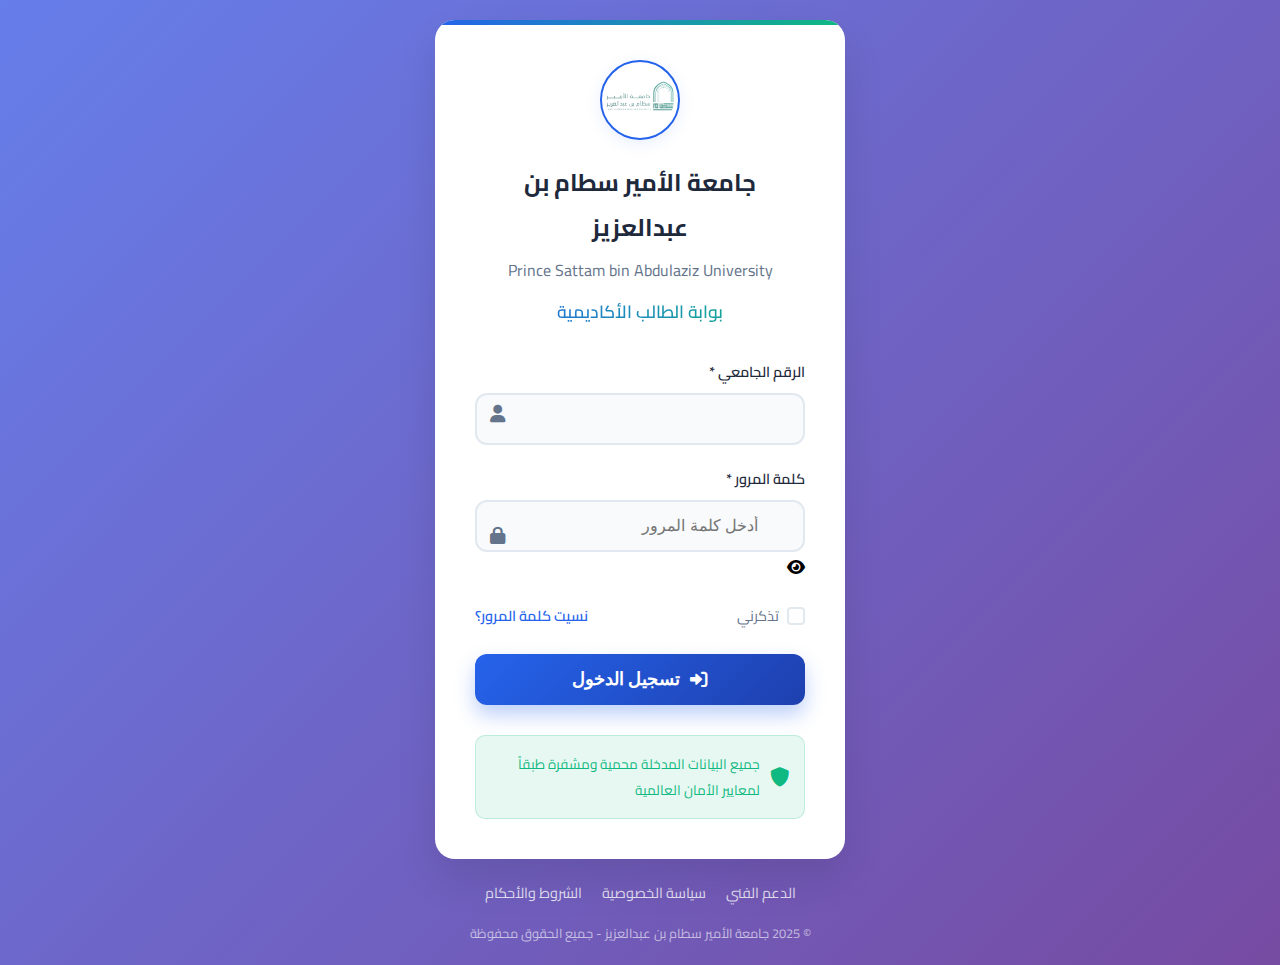
<file: technical-support.html>
<!DOCTYPE html>
<html lang="ar" dir="rtl">
<head>
    <meta charset="UTF-8">
    <meta name="viewport" content="width=device-width, initial-scale=1.0">
    <title>الدعم الفني - جامعة الأمير سطام بن عبدالعزيز</title>
    <link rel="stylesheet" href="styles.css">
    <link href="https://fonts.googleapis.com/css2?family=Cairo:wght@300;400;600;700&display=swap" rel="stylesheet">
    <link rel="stylesheet" href="https://cdnjs.cloudflare.com/ajax/libs/font-awesome/6.0.0/css/all.min.css">
</head>
<body>
    <div class="support-container">
        <div class="support-header">
            <div class="university-logo">
                <i class="fas fa-graduation-cap"></i>
            </div>
            <h1>الدعم الفني</h1>
            <p>نحن هنا لمساعدتك في حل أي مشكلة تقنية تواجهك</p>
        </div>

        <div class="support-content">
            <div class="contact-form">
                <h2>تواصل معنا</h2>
                <form id="supportForm">
                    <div class="form-group">
                        <label for="name">الاسم الكامل *</label>
                        <input type="text" id="name" name="name" required>
                    </div>
                    
                    <div class="form-group">
                        <label for="studentId">الرقم الجامعي *</label>
                        <input type="text" id="studentId" name="studentId" required>
                    </div>
                    
                    <div class="form-group">
                        <label for="email">البريد الإلكتروني *</label>
                        <input type="email" id="email" name="email" required>
                    </div>
                    
                    <div class="form-group">
                        <label for="issueType">نوع المشكلة *</label>
                        <select id="issueType" name="issueType" required>
                            <option value="">اختر نوع المشكلة</option>
                            <option value="login">مشكلة في تسجيل الدخول</option>
                            <option value="registration">مشكلة في التسجيل</option>
                            <option value="payment">مشكلة في الدفع</option>
                            <option value="other">مشكلة أخرى</option>
                        </select>
                    </div>
                    
                    <div class="form-group">
                        <label for="message">وصف المشكلة *</label>
                        <textarea id="message" name="message" rows="5" required></textarea>
                    </div>
                    
                    <button type="submit" class="submit-btn">
                        <i class="fas fa-paper-plane"></i>
                        إرسال الطلب
                    </button>
                </form>
            </div>

            <div class="faq-section">
                <h2>الأسئلة الشائعة</h2>
                <div class="faq-item">
                    <h3>كيف يمكنني استعادة كلمة المرور؟</h3>
                    <p>يمكنك استعادة كلمة المرور من خلال صفحة تسجيل الدخول بالضغط على "نسيت كلمة المرور" وإدخال الرقم الجامعي والبريد الإلكتروني.</p>
                </div>
                
                <div class="faq-item">
                    <h3>كيف يمكنني تحديث بياناتي الشخصية؟</h3>
                    <p>يمكنك تحديث بياناتك الشخصية من خلال لوحة التحكم في قسم "الملف الشخصي".</p>
                </div>
                
                <div class="faq-item">
                    <h3>كيف يمكنني التواصل مع الدعم الفني؟</h3>
                    <p>يمكنك التواصل مع الدعم الفني من خلال هذا النموذج أو عبر البريد الإلكتروني support@psau.edu.sa</p>
                </div>
            </div>
        </div>

        <div class="contact-info">
            <h2>معلومات الاتصال</h2>
            <div class="info-item">
                <i class="fas fa-phone"></i>
                <p>هاتف الدعم الفني: 011-1234567</p>
            </div>
            <div class="info-item">
                <i class="fas fa-envelope"></i>
                <p>البريد الإلكتروني: support@psau.edu.sa</p>
            </div>
            <div class="info-item">
                <i class="fas fa-clock"></i>
                <p>ساعات العمل: من الأحد إلى الخميس، 8:00 صباحاً - 4:00 مساءً</p>
            </div>
        </div>

        <div class="footer-links">
            <a href="index.html" class="footer-link">العودة للصفحة الرئيسية</a>
            <a href="privacy-policy.html" class="footer-link">سياسة الخصوصية</a>
            <a href="terms.html" class="footer-link">الشروط والأحكام</a>
        </div>
        
        <div class="copyright">
            <p>© 2025 جامعة الأمير سطام بن عبدالعزيز - جميع الحقوق محفوظة</p>
        </div>
    </div>
    
    <script src="script.js"></script>
</body>
</html>
</file>
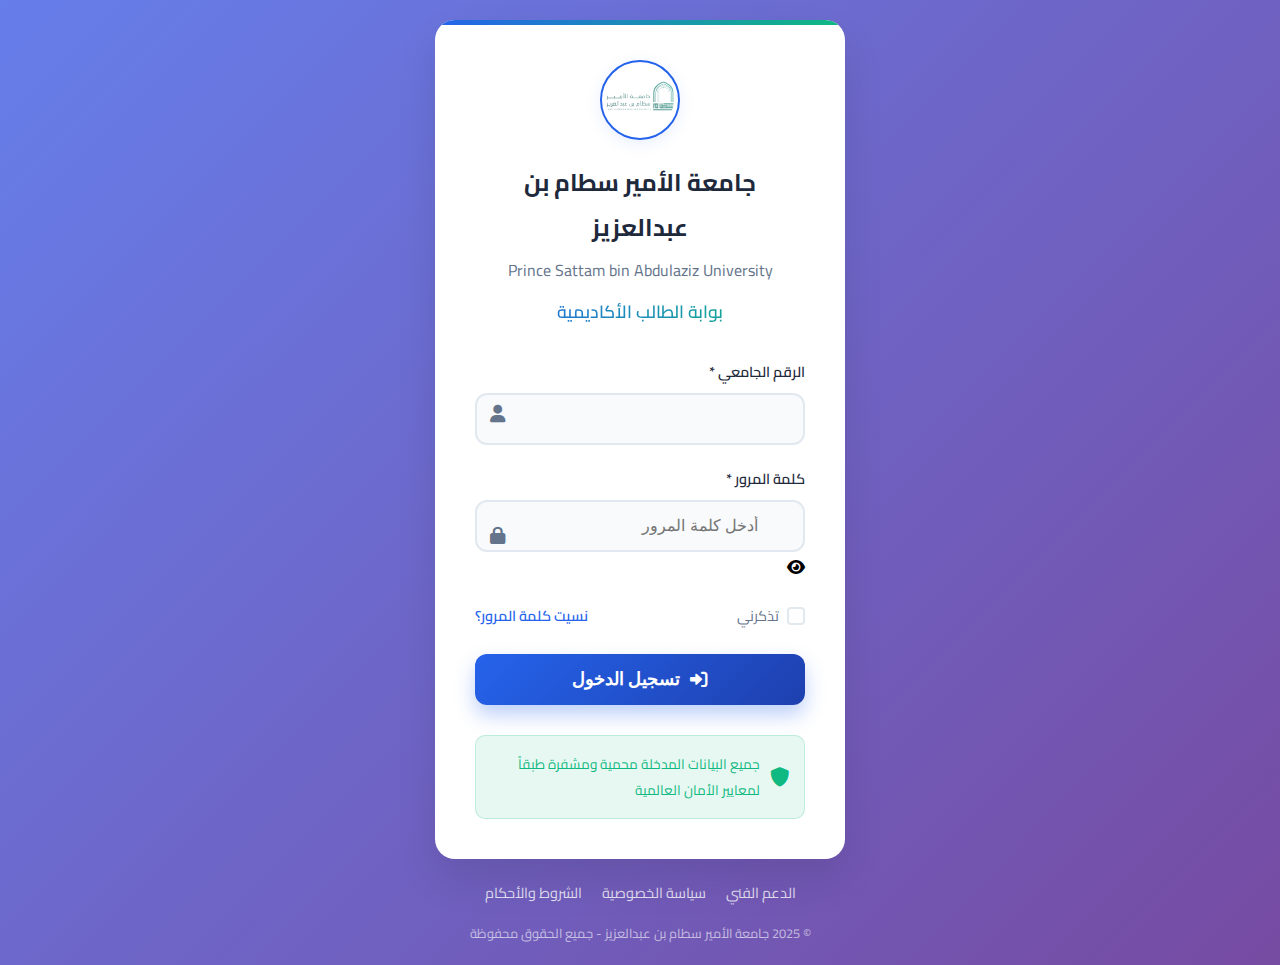
<file: terms.html>
<!DOCTYPE html>
<html lang="ar" dir="rtl">
<head>
    <meta charset="UTF-8">
    <meta name="viewport" content="width=device-width, initial-scale=1.0">
    <title>الشروط والأحكام - جامعة الأمير سطام بن عبدالعزيز</title>
    <link rel="stylesheet" href="styles.css">
    <link href="https://fonts.googleapis.com/css2?family=Cairo:wght@300;400;600;700&display=swap" rel="stylesheet">
    <link rel="stylesheet" href="https://cdnjs.cloudflare.com/ajax/libs/font-awesome/6.0.0/css/all.min.css">
</head>
<body>
    <div class="terms-container">
        <div class="terms-header">
            <div class="university-logo">
                <i class="fas fa-graduation-cap"></i>
            </div>
            <h1>الشروط والأحكام</h1>
            <p>آخر تحديث: 2025</p>
        </div>

        <div class="terms-content">
            <section class="terms-section">
                <h2>القبول بالشروط</h2>
                <p>باستخدامك بوابة الطالب الأكاديمية، فإنك توافق على الالتزام بهذه الشروط والأحكام. إذا كنت لا توافق على أي جزء من هذه الشروط، يرجى عدم استخدام البوابة.</p>
            </section>

            <section class="terms-section">
                <h2>الخدمات المقدمة</h2>
                <p>توفر البوابة الخدمات التالية:</p>
                <ul>
                    <li>التسجيل في المقررات الدراسية</li>
                    <li>عرض السجل الأكاديمي</li>
                    <li>دفع الرسوم الدراسية</li>
                    <li>عرض الجدول الدراسي</li>
                    <li>التواصل مع أعضاء هيئة التدريس</li>
                </ul>
            </section>

            <section class="terms-section">
                <h2>مسؤوليات المستخدم</h2>
                <p>يتعهد المستخدم بما يلي:</p>
                <ul>
                    <li>تقديم معلومات دقيقة وصحيحة</li>
                    <li>حماية بيانات الحساب وكلمة المرور</li>
                    <li>عدم مشاركة بيانات الحساب مع الآخرين</li>
                    <li>الالتزام بالأنظمة والقوانين الجامعية</li>
                    <li>استخدام البوابة بشكل قانوني وأخلاقي</li>
                </ul>
            </section>

            <section class="terms-section">
                <h2>القيود والمحظورات</h2>
                <p>يمنع على المستخدم:</p>
                <ul>
                    <li>استخدام البوابة لأغراض غير قانونية</li>
                    <li>محاولة اختراق أو تعطيل أنظمة البوابة</li>
                    <li>نشر محتوى مسيء أو ضار</li>
                    <li>استخدام برامج ضارة أو فيروسات</li>
                    <li>التلاعب في البيانات الأكاديمية</li>
                </ul>
            </section>

            <section class="terms-section">
                <h2>الملكية الفكرية</h2>
                <p>جميع المحتويات والمواد المتاحة على البوابة هي ملك لجامعة الأمير سطام بن عبدالعزيز ومحمية بموجب قوانين الملكية الفكرية. لا يجوز نسخ أو توزيع أو استخدام هذه المواد دون إذن مسبق.</p>
            </section>

            <section class="terms-section">
                <h2>تعديل الشروط</h2>
                <p>تحتفظ الجامعة بالحق في تعديل هذه الشروط في أي وقت. سيتم إخطار المستخدمين بأي تغييرات جوهرية من خلال البريد الإلكتروني أو إشعار على البوابة.</p>
            </section>

            <section class="terms-section">
                <h2>إنهاء الخدمة</h2>
                <p>تحتفظ الجامعة بالحق في تعليق أو إنهاء حساب أي مستخدم في حال:</p>
                <ul>
                    <li>انتهاك الشروط والأحكام</li>
                    <li>سوء استخدام البوابة</li>
                    <li>عدم الالتزام بالأنظمة الجامعية</li>
                </ul>
            </section>

            <section class="terms-section">
                <h2>المسؤولية القانونية</h2>
                <p>لا تتحمل الجامعة المسؤولية عن:</p>
                <ul>
                    <li>أي أضرار ناتجة عن استخدام البوابة</li>
                    <li>فقدان البيانات أو المعلومات</li>
                    <li>توقف الخدمة لأسباب تقنية</li>
                    <li>أي خسائر مالية أو معنوية</li>
                </ul>
            </section>

            <section class="terms-section">
                <h2>القانون المطبق</h2>
                <p>تخضع هذه الشروط والأحكام لقوانين المملكة العربية السعودية. أي نزاع ينشأ عن استخدام البوابة سيتم حله وفقاً للقوانين السارية.</p>
            </section>

            <section class="terms-section">
                <h2>اتصل بنا</h2>
                <p>إذا كان لديك أي استفسارات حول الشروط والأحكام، يمكنك التواصل معنا عبر:</p>
                <div class="contact-info">
                    <p><i class="fas fa-envelope"></i> legal@psau.edu.sa</p>
                    <p><i class="fas fa-phone"></i> 011-1234567</p>
                </div>
            </section>
        </div>

        <div class="footer-links">
            <a href="index.html" class="footer-link">العودة للصفحة الرئيسية</a>
            <a href="technical-support.html" class="footer-link">الدعم الفني</a>
            <a href="privacy-policy.html" class="footer-link">سياسة الخصوصية</a>
        </div>
        
        <div class="copyright">
            <p>© 2025 جامعة الأمير سطام بن عبدالعزيز - جميع الحقوق محفوظة</p>
        </div>
    </div>
    
    <script src="script.js"></script>
</body>
</html>
</file>
<file: styles.css>
/* إعدادات عامة */
* {
    margin: 0;
    padding: 0;
    box-sizing: border-box;
}

body {
    font-family: 'Cairo', 'Segoe UI', Tahoma, Geneva, Verdana, sans-serif;
    background: linear-gradient(135deg, #667eea 0%, #764ba2 100%);
    min-height: 100vh;
    display: flex;
    align-items: center;
    justify-content: center;
    direction: rtl;
    text-align: right;
}

/* متغيرات الألوان */
:root {
    --primary-color: #2563eb;
    --primary-dark: #1e40af;
    --secondary-color: #10b981;
    --warning-color: #f59e0b;
    --danger-color: #ef4444;
    --info-color: #3b82f6;
    --white: #ffffff;
    --light-gray: #f8fafc;
    --medium-gray: #e2e8f0;
    --dark-gray: #64748b;
    --text-dark: #1e293b;
}

/* حاوي تسجيل الدخول */
.login-container {
    width: 100%;
    max-width: 450px;
    padding: 20px;
}

.login-card {
    background: var(--white);
    border-radius: 20px;
    box-shadow: 0 20px 40px rgba(0, 0, 0, 0.1);
    padding: 40px;
    margin-bottom: 20px;
    position: relative;
    overflow: hidden;
}

.login-card::before {
    content: '';
    position: absolute;
    top: 0;
    left: 0;
    right: 0;
    height: 5px;
    background: linear-gradient(90deg, var(--primary-color), var(--secondary-color));
}

/* رأس الجامعة */
.university-header {
    text-align: center;
    margin-bottom: 30px;
}

.university-logo {
    width: 80px;
    height: 80px;
    background: #fff;
    border-radius: 50%;
    display: flex;
    align-items: center;
    justify-content: center;
    margin: 0 auto 20px;
    box-shadow: 0 4px 16px rgba(37, 99, 235, 0.10);
    border: 2px solid var(--primary-color);
    transition: box-shadow 0.3s, border 0.3s;
}

.university-logo img {
    width: 70px;
    height: 70px;
    object-fit: contain;
    display: block;
    border-radius: 50%;
    background: transparent;
    box-shadow: none;
}

.university-logo i {
    font-size: 2rem;
    color: var(--white);
}

.university-header h1 {
    font-size: 1.5rem;
    color: var(--text-dark);
    font-weight: 700;
    margin-bottom: 5px;
}

.university-header h2 {
    font-size: 1rem;
    color: var(--dark-gray);
    font-weight: 400;
    margin-bottom: 10px;
}

.portal-title {
    font-size: 1.1rem;
    color: var(--primary-color);
    font-weight: 600;
    background: linear-gradient(90deg, var(--primary-color), var(--secondary-color));
    -webkit-background-clip: text;
    -webkit-text-fill-color: transparent;
    background-clip: text;
}

/* نموذج تسجيل الدخول */
.login-form {
    margin-bottom: 30px;
}

.form-group {
    position: relative;
    margin-bottom: 20px;
}

.form-group label {
    display: block;
    margin-bottom: 8px;
    font-weight: 600;
    color: var(--text-dark);
    font-size: 0.9rem;
}

.form-group input {
    width: 100%;
    padding: 15px 45px 15px 15px;
    border: 2px solid var(--medium-gray);
    border-radius: 12px;
    font-size: 1rem;
    transition: all 0.3s ease;
    background: var(--light-gray);
    direction: rtl;
}

.form-group input:focus {
    outline: none;
    border-color: var(--primary-color);
    background: var(--white);
    box-shadow: 0 0 0 3px rgba(37, 99, 235, 0.1);
}

.input-icon {
    position: absolute;
    left: 15px;
    top: 50%;
    transform: translateY(-50%);
    color: var(--dark-gray);
    font-size: 1.1rem;
    margin-top: 12px;
}

.toggle-password {
    cursor: pointer;
    transition: color 0.3s ease;
}

.toggle-password:hover {
    color: var(--primary-color);
}

/* خيارات النموذج */
.form-options {
    display: flex;
    justify-content: space-between;
    align-items: center;
    margin-bottom: 25px;
    font-size: 0.9rem;
}

.remember-me {
    display: flex;
    align-items: center;
    cursor: pointer;
    color: var(--dark-gray);
}

.remember-me input {
    display: none;
}

.checkmark {
    width: 18px;
    height: 18px;
    border: 2px solid var(--medium-gray);
    border-radius: 4px;
    margin-left: 8px;
    position: relative;
    transition: all 0.3s ease;
}

.remember-me input:checked + .checkmark {
    background: var(--primary-color);
    border-color: var(--primary-color);
}

.remember-me input:checked + .checkmark::after {
    content: '\f00c';
    font-family: 'Font Awesome 6 Free';
    font-weight: 900;
    position: absolute;
    top: 50%;
    left: 50%;
    transform: translate(-50%, -50%);
    color: var(--white);
    font-size: 0.7rem;
}

.forgot-password {
    color: var(--primary-color);
    text-decoration: none;
    font-weight: 600;
    transition: color 0.3s ease;
}

.forgot-password:hover {
    color: var(--primary-dark);
}

/* زر تسجيل الدخول */
.login-btn {
    width: 100%;
    padding: 15px;
    background: linear-gradient(135deg, var(--primary-color), var(--primary-dark));
    color: var(--white);
    border: none;
    border-radius: 12px;
    font-size: 1.1rem;
    font-weight: 600;
    cursor: pointer;
    transition: all 0.3s ease;
    display: flex;
    align-items: center;
    justify-content: center;
    gap: 10px;
    box-shadow: 0 10px 20px rgba(37, 99, 235, 0.3);
}

.login-btn:hover {
    transform: translateY(-2px);
    box-shadow: 0 15px 30px rgba(37, 99, 235, 0.4);
}

.login-btn:active {
    transform: translateY(0);
}

/* إشعار الأمان */
.security-notice {
    display: flex;
    align-items: center;
    gap: 10px;
    padding: 15px;
    background: rgba(16, 185, 129, 0.1);
    border: 1px solid rgba(16, 185, 129, 0.2);
    border-radius: 10px;
    color: var(--secondary-color);
    font-size: 0.85rem;
}

.security-notice i {
    font-size: 1.2rem;
}

/* روابط التذييل */
.footer-links {
    display: flex;
    justify-content: center;
    gap: 20px;
    margin-bottom: 15px;
    flex-wrap: wrap;
}

.footer-link {
    color: rgba(255, 255, 255, 0.8);
    text-decoration: none;
    font-size: 0.9rem;
    transition: color 0.3s ease;
}

.footer-link:hover {
    color: var(--white);
}

/* حقوق النشر */
.copyright {
    text-align: center;
    color: rgba(255, 255, 255, 0.6);
    font-size: 0.8rem;
}

/* التصميم المتجاوب */
@media (max-width: 768px) {
    .login-container {
        padding: 15px;
    }
    
    .login-card {
        padding: 30px 25px;
    }
    
    .university-header h1 {
        font-size: 1.3rem;
    }
    
    .university-header h2 {
        font-size: 0.9rem;
    }
    
    .form-options {
        flex-direction: column;
        gap: 15px;
        align-items: flex-start;
    }
    
    .footer-links {
        flex-direction: column;
        gap: 10px;
    }
}

@media (max-width: 480px) {
    .university-logo {
        width: 60px;
        height: 60px;
    }
    .university-logo img {
        width: 50px;
        height: 50px;
    }
    
    .university-logo i {
        font-size: 1.5rem;
    }
    
    .university-header h1 {
        font-size: 1.2rem;
    }
    
    .login-card {
        padding: 25px 20px;
    }
}

/* تأثيرات الحركة */
@keyframes fadeInUp {
    from {
        opacity: 0;
        transform: translateY(30px);
    }
    to {
        opacity: 1;
        transform: translateY(0);
    }
}

.login-card {
    animation: fadeInUp 0.6s ease-out;
}

/* تأثيرات التحميل */
.loading {
    position: relative;
    pointer-events: none;
}

.loading::after {
    content: '';
    position: absolute;
    top: 50%;
    left: 50%;
    transform: translate(-50%, -50%);
    width: 20px;
    height: 20px;
    border: 2px solid transparent;
    border-top: 2px solid var(--white);
    border-radius: 50%;
    animation: spin 1s linear infinite;
}

@keyframes spin {
    0% { transform: translate(-50%, -50%) rotate(0deg); }
    100% { transform: translate(-50%, -50%) rotate(360deg); }
}

/* رسائل التنبيه */
.alert {
    padding: 12px 15px;
    border-radius: 8px;
    margin-bottom: 20px;
    display: flex;
    align-items: center;
    gap: 10px;
    font-size: 0.9rem;
    animation: slideDown 0.3s ease-out;
}

.alert-success {
    background: rgba(16, 185, 129, 0.1);
    border: 1px solid rgba(16, 185, 129, 0.2);
    color: var(--secondary-color);
}

.alert-error {
    background: rgba(239, 68, 68, 0.1);
    border: 1px solid rgba(239, 68, 68, 0.2);
    color: var(--danger-color);
}

@keyframes slideDown {
    from {
        opacity: 0;
        transform: translateY(-10px);
    }
    to {
        opacity: 1;
        transform: translateY(0);
    }
}

/* Common styles for policy and terms pages */
.policy-container,
.terms-container,
.support-container {
    max-width: 1200px;
    margin: 0 auto;
    padding: 2rem;
    font-family: 'Cairo', sans-serif;
}

.policy-header,
.terms-header,
.support-header {
    text-align: center;
    margin-bottom: 3rem;
}

.policy-header h1,
.terms-header h1,
.support-header h1 {
    color: #1a237e;
    margin: 1rem 0;
}

.policy-content,
.terms-content,
.support-content {
    background: #fff;
    padding: 2rem;
    border-radius: 10px;
    box-shadow: 0 2px 10px rgba(0, 0, 0, 0.1);
}

.policy-section,
.terms-section,
.support-section {
    margin-bottom: 2rem;
    padding-bottom: 2rem;
    border-bottom: 1px solid #eee;
}

.policy-section:last-child,
.terms-section:last-child,
.support-section:last-child {
    border-bottom: none;
}

.policy-section h2,
.terms-section h2,
.support-section h2 {
    color: #1a237e;
    margin-bottom: 1rem;
}

.policy-section ul,
.terms-section ul,
.support-section ul {
    list-style: none;
    padding: 0;
}

.policy-section ul li,
.terms-section ul li,
.support-section ul li {
    margin-bottom: 0.5rem;
    padding-right: 1.5rem;
    position: relative;
}

.policy-section ul li:before,
.terms-section ul li:before,
.support-section ul li:before {
    content: "•";
    color: #1a237e;
    position: absolute;
    right: 0;
}

/* Technical Support Page Specific Styles */
.support-content {
    display: grid;
    grid-template-columns: 1fr 1fr;
    gap: 2rem;
}

.contact-form {
    background: #f8f9fa;
    padding: 2rem;
    border-radius: 10px;
}

.contact-form h2 {
    margin-bottom: 1.5rem;
}

.contact-form .form-group {
    margin-bottom: 1.5rem;
}

.contact-form label {
    display: block;
    margin-bottom: 0.5rem;
    color: #333;
}

.contact-form input,
.contact-form select,
.contact-form textarea {
    width: 100%;
    padding: 0.75rem;
    border: 1px solid #ddd;
    border-radius: 5px;
    font-family: 'Cairo', sans-serif;
}

.contact-form textarea {
    resize: vertical;
    min-height: 100px;
}

.submit-btn {
    background: #1a237e;
    color: white;
    border: none;
    padding: 1rem 2rem;
    border-radius: 5px;
    cursor: pointer;
    font-family: 'Cairo', sans-serif;
    font-weight: 600;
    transition: background 0.3s ease;
}

.submit-btn:hover {
    background: #0d1642;
}

.faq-section {
    background: #f8f9fa;
    padding: 2rem;
    border-radius: 10px;
}

.faq-item {
    margin-bottom: 1.5rem;
}

.faq-item h3 {
    color: #1a237e;
    margin-bottom: 0.5rem;
}

.contact-info {
    margin-top: 2rem;
    text-align: center;
}

.info-item {
    display: flex;
    align-items: center;
    justify-content: center;
    margin-bottom: 1rem;
}

.info-item i {
    color: #1a237e;
    margin-left: 0.5rem;
}

/* Forgot Password Page Specific Styles */
.forgot-password-container {
    max-width: 500px;
    margin: 0 auto;
    padding: 2rem;
}

.back-to-login {
    text-align: center;
    margin-top: 1.5rem;
}

.back-to-login a {
    color: #1a237e;
    text-decoration: none;
    display: inline-flex;
    align-items: center;
}

.back-to-login a i {
    margin-right: 0.5rem;
}

/* Responsive Design */
@media (max-width: 768px) {
    .support-content {
        grid-template-columns: 1fr;
    }
    
    .policy-container,
    .terms-container,
    .support-container {
        padding: 1rem;
    }
    
    .policy-content,
    .terms-content,
    .support-content {
        padding: 1rem;
    }
}

/* Financial Summary Styles */
.financial-summary {
    margin: 20px 0;
}

.summary-card {
    background: #fff;
    border-radius: 10px;
    padding: 20px;
    box-shadow: 0 2px 4px rgba(0,0,0,0.1);
}

.summary-grid {
    display: grid;
    grid-template-columns: repeat(auto-fit, minmax(200px, 1fr));
    gap: 20px;
    margin-top: 15px;
}

.summary-item {
    text-align: center;
    padding: 15px;
    background: #f8f9fa;
    border-radius: 8px;
}

.summary-item i {
    font-size: 24px;
    color: #2c3e50;
    margin-bottom: 10px;
}

.summary-item .label {
    display: block;
    color: #666;
    margin: 5px 0;
}

.summary-item .value {
    display: block;
    font-size: 1.2em;
    font-weight: bold;
    color: #2c3e50;
}

/* Invoices Section Styles */
.invoices-section {
    margin: 30px 0;
}

.section-header {
    display: flex;
    justify-content: space-between;
    align-items: center;
    margin-bottom: 20px;
}

.filters {
    display: flex;
    gap: 10px;
}

.filters select {
    padding: 8px 12px;
    border: 1px solid #ddd;
    border-radius: 5px;
    background: #fff;
}

.invoices-table {
    background: #fff;
    border-radius: 10px;
    padding: 20px;
    box-shadow: 0 2px 4px rgba(0,0,0,0.1);
    overflow-x: auto;
}

.invoices-table table {
    width: 100%;
    border-collapse: collapse;
}

.invoices-table th,
.invoices-table td {
    padding: 12px;
    text-align: right;
    border-bottom: 1px solid #eee;
}

.invoices-table th {
    background: #f8f9fa;
    font-weight: 600;
}

.status {
    padding: 5px 10px;
    border-radius: 15px;
    font-size: 0.9em;
}

.status.paid {
    background: #e3fcef;
    color: #00a854;
}

.status.pending {
    background: #fff7e6;
    color: #fa8c16;
}

.status.overdue {
    background: #fff1f0;
    color: #f5222d;
}

.status.success {
    background: #e3fcef;
    color: #00a854;
}

.action-btn {
    padding: 6px 12px;
    border: none;
    border-radius: 5px;
    cursor: pointer;
    margin: 0 5px;
    font-size: 0.9em;
    display: inline-flex;
    align-items: center;
    gap: 5px;
}

.action-btn.view {
    background: #e6f7ff;
    color: #1890ff;
}

.action-btn.download {
    background: #f6ffed;
    color: #52c41a;
}

.action-btn.pay {
    background: #fff7e6;
    color: #fa8c16;
}

/* Payment History Styles */
.payment-history {
    margin: 30px 0;
}

.history-table {
    background: #fff;
    border-radius: 10px;
    padding: 20px;
    box-shadow: 0 2px 4px rgba(0,0,0,0.1);
    overflow-x: auto;
}

/* Payment Methods Styles */
.payment-methods {
    margin: 30px 0;
}

.methods-grid {
    display: grid;
    grid-template-columns: repeat(auto-fit, minmax(250px, 1fr));
    gap: 20px;
    margin-top: 20px;
}

.method-card {
    background: #fff;
    border-radius: 10px;
    padding: 20px;
    text-align: center;
    box-shadow: 0 2px 4px rgba(0,0,0,0.1);
    transition: transform 0.3s ease;
}

.method-card:hover {
    transform: translateY(-5px);
}

.method-card i {
    font-size: 32px;
    color: #2c3e50;
    margin-bottom: 15px;
}

.method-card h3 {
    margin: 10px 0;
    color: #2c3e50;
}

.method-card p {
    color: #666;
    font-size: 0.9em;
}

/* Responsive Styles */
@media (max-width: 768px) {
    .section-header {
        flex-direction: column;
        gap: 15px;
    }
    
    .filters {
        width: 100%;
        flex-direction: column;
    }
    
    .filters select {
        width: 100%;
    }
    
    .summary-grid {
        grid-template-columns: 1fr;
    }
    
    .methods-grid {
        grid-template-columns: 1fr;
    }
}

/* Payment Form Styles */
.payment-form {
    position: fixed;
    top: 0;
    left: 0;
    right: 0;
    bottom: 0;
    background: rgba(0, 0, 0, 0.5);
    display: flex;
    align-items: center;
    justify-content: center;
    z-index: 1000;
}

.form-container {
    background: #fff;
    border-radius: 10px;
    padding: 30px;
    width: 90%;
    max-width: 600px;
    max-height: 90vh;
    overflow-y: auto;
}

.form-container h2 {
    color: #2c3e50;
    margin-bottom: 20px;
    text-align: center;
}

.bank-details {
    background: #f8f9fa;
    border-radius: 8px;
    padding: 20px;
    margin-bottom: 30px;
}

.bank-details h3 {
    color: #2c3e50;
    margin-bottom: 15px;
    font-size: 1.1em;
}

.bank-info p {
    margin: 10px 0;
    color: #666;
}

.bank-info strong {
    color: #2c3e50;
    margin-left: 10px;
}

.receipt-form .form-group {
    margin-bottom: 20px;
}

.receipt-form label {
    display: block;
    margin-bottom: 8px;
    color: #2c3e50;
    font-weight: 600;
}

.receipt-form input[type="text"],
.receipt-form input[type="date"] {
    width: 100%;
    padding: 10px;
    border: 1px solid #ddd;
    border-radius: 5px;
    font-size: 1em;
}

.receipt-form input[type="file"] {
    width: 100%;
    padding: 10px;
    border: 2px dashed #ddd;
    border-radius: 5px;
    background: #f8f9fa;
    cursor: pointer;
}

.form-actions {
    display: flex;
    gap: 10px;
    justify-content: flex-end;
    margin-top: 20px;
}

.submit-btn,
.cancel-btn {
    padding: 10px 20px;
    border: none;
    border-radius: 5px;
    cursor: pointer;
    font-size: 1em;
    display: flex;
    align-items: center;
    gap: 5px;
    transition: all 0.3s ease;
}

.submit-btn {
    background: #2563eb;
    color: white;
}

.submit-btn:hover {
    background: #1d4ed8;
}

.cancel-btn {
    background: #f1f5f9;
    color: #64748b;
}

.cancel-btn:hover {
    background: #e2e8f0;
}

/* Responsive Styles */
@media (max-width: 768px) {
    .form-container {
        padding: 20px;
    }
    
    .form-actions {
        flex-direction: column;
    }
    
    .submit-btn,
    .cancel-btn {
        width: 100%;
        justify-content: center;
    }
}
</file>
<file: dashboard.css>
/* تنسيقات لوحة التحكم */

/* حاوي لوحة التحكم */
.dashboard-container {
    display: flex;
    min-height: 100vh;
    background: var(--light-gray);
}

/* الشريط الجانبي */
.sidebar {
    width: 280px;
    background: var(--white);
    box-shadow: 2px 0 10px rgba(0, 0, 0, 0.1);
    transition: all 0.3s ease;
    position: fixed;
    height: 100vh;
    overflow-y: auto;
    z-index: 1000;
}

.sidebar.collapsed {
    width: 70px;
}

.sidebar-header {
    padding: 20px;
    border-bottom: 1px solid var(--medium-gray);
    text-align: center;
    position: relative;
}

.sidebar-header .university-logo {
    width: 70px;
    height: 70px;
    margin: 0 auto 12px;
    display: flex;
    align-items: center;
    justify-content: center;
    background: #f5f7fa;
    border-radius: 50%;
    box-shadow: 0 2px 8px rgba(37, 99, 235, 0.08);
    transition: width 0.3s, height 0.3s;
}

.sidebar-header .university-logo img {
    width: 60px;
    height: 60px;
    object-fit: contain;
    display: block;
    border-radius: 50%;
    background: transparent;
    box-shadow: none;
    transition: width 0.3s, height 0.3s;
}

.sidebar.collapsed .university-logo {
    width: 40px;
    height: 40px;
}

.sidebar.collapsed .university-logo img {
    width: 32px;
    height: 32px;
}

.sidebar-header h3 {
    font-size: 1.2rem;
    color: var(--text-dark);
    margin-bottom: 0;
    transition: opacity 0.3s ease;
}

.sidebar.collapsed .sidebar-header h3 {
    opacity: 0;
}

.sidebar-toggle {
    position: absolute;
    top: 20px;
    left: 20px;
    background: none;
    border: none;
    font-size: 1.2rem;
    color: var(--dark-gray);
    cursor: pointer;
    transition: color 0.3s ease;
}

.sidebar-toggle:hover {
    color: var(--primary-color);
}

/* قائمة التنقل */
.sidebar-nav {
    padding: 20px 0;
}

.sidebar-nav ul {
    list-style: none;
}

.nav-item {
    margin-bottom: 5px;
}

.nav-link {
    display: flex;
    align-items: center;
    padding: 15px 20px;
    color: var(--dark-gray);
    text-decoration: none;
    transition: all 0.3s ease;
    position: relative;
}

.nav-link:hover {
    background: rgba(37, 99, 235, 0.1);
    color: var(--primary-color);
}

.nav-item.active .nav-link {
    background: var(--primary-color);
    color: var(--white);
}

.nav-link i {
    font-size: 1.2rem;
    margin-left: 15px;
    width: 20px;
    text-align: center;
}

.nav-link span {
    transition: opacity 0.3s ease;
}

.sidebar.collapsed .nav-link span {
    opacity: 0;
}

/* تذييل الشريط الجانبي */
.sidebar-footer {
    position: absolute;
    bottom: 20px;
    left: 0;
    right: 0;
    padding: 0 20px;
}

.logout-btn {
    width: 100%;
    display: flex;
    align-items: center;
    justify-content: center;
    padding: 12px;
    background: var(--danger-color);
    color: var(--white);
    border: none;
    border-radius: 8px;
    cursor: pointer;
    transition: all 0.3s ease;
    font-size: 0.9rem;
}

.logout-btn:hover {
    background: #dc2626;
    transform: translateY(-2px);
}

.logout-btn i {
    margin-left: 8px;
}

.sidebar.collapsed .logout-btn span {
    display: none;
}

/* المحتوى الرئيسي */
.main-content {
    flex: 1;
    margin-right: 280px;
    padding: 20px;
    transition: margin-right 0.3s ease;
}

.main-content.expanded {
    margin-right: 70px;
}

/* الشريط العلوي */
.top-header {
    background: var(--white);
    padding: 20px 30px;
    border-radius: 15px;
    box-shadow: 0 5px 15px rgba(0, 0, 0, 0.08);
    margin-bottom: 30px;
    display: flex;
    justify-content: space-between;
    align-items: center;
}

.header-left h1 {
    font-size: 1.8rem;
    color: var(--text-dark);
    margin-bottom: 5px;
}

.header-left p {
    color: var(--dark-gray);
    font-size: 0.9rem;
}

.user-info {
    display: flex;
    align-items: center;
    gap: 15px;
}

.user-avatar {
    width: 50px;
    height: 50px;
    border-radius: 50%;
    border: 3px solid var(--primary-color);
}

.user-details {
    display: flex;
    flex-direction: column;
}

.user-name {
    font-weight: 600;
    color: var(--text-dark);
    font-size: 1rem;
}

.user-id {
    font-size: 0.85rem;
    color: var(--dark-gray);
}

/* قسم التنبيهات */
.notifications-section {
    margin-bottom: 30px;
}

.notification {
    padding: 15px 20px;
    border-radius: 10px;
    margin-bottom: 15px;
    display: flex;
    align-items: center;
    gap: 12px;
    font-size: 0.95rem;
    animation: slideDown 0.3s ease-out;
}

.notification-warning {
    background: rgba(245, 158, 11, 0.1);
    border: 1px solid rgba(245, 158, 11, 0.2);
    color: var(--warning-color);
}

.notification-info {
    background: rgba(59, 130, 246, 0.1);
    border: 1px solid rgba(59, 130, 246, 0.2);
    color: var(--info-color);
}

.notification-success {
    background: rgba(16, 185, 129, 0.1);
    border: 1px solid rgba(16, 185, 129, 0.2);
    color: var(--secondary-color);
}

/* قسم الإحصائيات */
.stats-section {
    margin-bottom: 40px;
}

.stats-grid {
    display: grid;
    grid-template-columns: repeat(auto-fit, minmax(250px, 1fr));
    gap: 20px;
}

.stat-card {
    background: var(--white);
    padding: 25px;
    border-radius: 15px;
    box-shadow: 0 5px 15px rgba(0, 0, 0, 0.08);
    display: flex;
    align-items: center;
    gap: 20px;
    transition: transform 0.3s ease;
}

.stat-card:hover {
    transform: translateY(-5px);
}

.stat-icon {
    width: 60px;
    height: 60px;
    border-radius: 12px;
    display: flex;
    align-items: center;
    justify-content: center;
    font-size: 1.5rem;
    color: var(--white);
}

.stat-card:nth-child(1) .stat-icon {
    background: linear-gradient(135deg, var(--primary-color), var(--primary-dark));
}

.stat-card:nth-child(2) .stat-icon {
    background: linear-gradient(135deg, var(--secondary-color), #059669);
}

.stat-card:nth-child(3) .stat-icon {
    background: linear-gradient(135deg, var(--warning-color), #d97706);
}

.stat-card:nth-child(4) .stat-icon {
    background: linear-gradient(135deg, var(--danger-color), #dc2626);
}

.stat-content h3 {
    font-size: 2rem;
    font-weight: 700;
    color: var(--text-dark);
    margin-bottom: 5px;
}

.stat-content p {
    color: var(--dark-gray);
    font-size: 0.9rem;
}

/* الخدمات السريعة */
.quick-services {
    margin-bottom: 40px;
}

.quick-services h2 {
    font-size: 1.5rem;
    color: var(--text-dark);
    margin-bottom: 25px;
    font-weight: 600;
}

.services-grid {
    display: grid;
    grid-template-columns: repeat(auto-fit, minmax(280px, 1fr));
    gap: 20px;
}

.service-card {
    background: var(--white);
    padding: 30px;
    border-radius: 15px;
    box-shadow: 0 5px 15px rgba(0, 0, 0, 0.08);
    text-decoration: none;
    color: inherit;
    transition: all 0.3s ease;
    text-align: center;
}

.service-card:hover {
    transform: translateY(-5px);
    box-shadow: 0 10px 25px rgba(0, 0, 0, 0.15);
}

.service-icon {
    width: 70px;
    height: 70px;
    border-radius: 15px;
    background: linear-gradient(135deg, var(--primary-color), var(--primary-dark));
    display: flex;
    align-items: center;
    justify-content: center;
    margin: 0 auto 20px;
    font-size: 1.8rem;
    color: var(--white);
}

.service-card h3 {
    font-size: 1.2rem;
    color: var(--text-dark);
    margin-bottom: 10px;
    font-weight: 600;
}

.service-card p {
    color: var(--dark-gray);
    font-size: 0.9rem;
    line-height: 1.5;
}

/* معلومات الطالب */
.student-info h2 {
    font-size: 1.5rem;
    color: var(--text-dark);
    margin-bottom: 25px;
    font-weight: 600;
}

.info-grid {
    display: grid;
    grid-template-columns: repeat(auto-fit, minmax(400px, 1fr));
    gap: 20px;
}

.info-card {
    background: var(--white);
    padding: 25px;
    border-radius: 15px;
    box-shadow: 0 5px 15px rgba(0, 0, 0, 0.08);
}

.info-card h3 {
    font-size: 1.2rem;
    color: var(--text-dark);
    margin-bottom: 20px;
    font-weight: 600;
    padding-bottom: 10px;
    border-bottom: 2px solid var(--medium-gray);
}

.info-content {
    display: flex;
    flex-direction: column;
    gap: 15px;
}

.info-item {
    display: flex;
    justify-content: space-between;
    align-items: center;
    padding: 10px 0;
}

.info-label {
    font-weight: 600;
    color: var(--dark-gray);
    font-size: 0.9rem;
}

.info-value {
    color: var(--text-dark);
    font-size: 0.9rem;
}

/* التصميم المتجاوب */
@media (max-width: 1024px) {
    .sidebar {
        transform: translateX(-100%);
    }
    
    .sidebar.show {
        transform: translateX(0);
    }
    
    .main-content {
        margin-right: 0;
    }
    
    .stats-grid {
        grid-template-columns: repeat(auto-fit, minmax(200px, 1fr));
    }
    
    .services-grid {
        grid-template-columns: repeat(auto-fit, minmax(250px, 1fr));
    }
}

@media (max-width: 768px) {
    .main-content {
        padding: 15px;
    }
    
    .top-header {
        flex-direction: column;
        gap: 15px;
        text-align: center;
    }
    
    .stats-grid {
        grid-template-columns: repeat(2, 1fr);
    }
    
    .services-grid {
        grid-template-columns: 1fr;
    }
    
    .info-grid {
        grid-template-columns: 1fr;
    }
    
    .stat-card {
        padding: 20px;
    }
    
    .service-card {
        padding: 25px;
    }
}

@media (max-width: 480px) {
    .top-header {
        padding: 15px 20px;
    }
    
    .header-left h1 {
        font-size: 1.5rem;
    }
    
    .user-info {
        gap: 10px;
    }
    
    .user-avatar {
        width: 40px;
        height: 40px;
    }
    
    .stat-content h3 {
        font-size: 1.5rem;
    }
    
    .service-icon {
        width: 60px;
        height: 60px;
        font-size: 1.5rem;
    }
}

/* تنسيقات صفحة تسجيل المقررات */
.registration-status {
    background: #fff;
    border-radius: 10px;
    padding: 20px;
    margin-bottom: 20px;
    box-shadow: 0 2px 4px rgba(0,0,0,0.05);
}

.status-available {
    display: flex;
    align-items: center;
    gap: 15px;
    color: #16a34a;
}

.status-blocked {
    display: flex;
    align-items: center;
    gap: 15px;
    color: #dc2626;
}

.status-content h3 {
    margin: 0;
    font-size: 1.2rem;
}

.status-content p {
    margin: 5px 0 0;
    color: #666;
}

.registration-stats {
    margin-bottom: 30px;
}

.stats-grid {
    display: grid;
    grid-template-columns: repeat(auto-fit, minmax(200px, 1fr));
    gap: 20px;
}

.stat-card {
    background: #fff;
    border-radius: 10px;
    padding: 20px;
    display: flex;
    align-items: center;
    gap: 15px;
    box-shadow: 0 2px 4px rgba(0,0,0,0.05);
}

.stat-icon {
    width: 40px;
    height: 40px;
    border-radius: 10px;
    background: #f3f4f6;
    display: flex;
    align-items: center;
    justify-content: center;
    font-size: 1.2rem;
    color: #4b5563;
}

.stat-content h3 {
    margin: 0;
    font-size: 1.5rem;
    color: #111827;
}

.stat-content p {
    margin: 5px 0 0;
    color: #6b7280;
    font-size: 0.9rem;
}

.available-courses,
.registered-courses,
.schedule {
    background: #fff;
    border-radius: 10px;
    padding: 20px;
    margin-bottom: 30px;
    box-shadow: 0 2px 4px rgba(0,0,0,0.05);
}

.available-courses h2,
.registered-courses h2,
.schedule h2 {
    margin: 0 0 20px;
    color: #111827;
    font-size: 1.3rem;
}

.courses-grid {
    display: grid;
    grid-template-columns: repeat(auto-fill, minmax(300px, 1fr));
    gap: 20px;
}

.course-card {
    background: #fff;
    border: 1px solid #e5e7eb;
    border-radius: 10px;
    padding: 20px;
    transition: all 0.3s ease;
}

.course-card:hover {
    transform: translateY(-2px);
    box-shadow: 0 4px 6px rgba(0,0,0,0.1);
}

.course-header {
    display: flex;
    justify-content: space-between;
    align-items: center;
    margin-bottom: 15px;
}

.course-header h3 {
    margin: 0;
    font-size: 1.1rem;
    color: #111827;
}

.course-code {
    background: #f3f4f6;
    padding: 4px 8px;
    border-radius: 6px;
    font-size: 0.9rem;
    color: #4b5563;
}

.course-details {
    margin-bottom: 15px;
}

.course-details p {
    margin: 8px 0;
    color: #6b7280;
    display: flex;
    align-items: center;
    gap: 8px;
}

.course-details i {
    color: #4b5563;
    width: 16px;
}

.register-btn {
    width: 100%;
    padding: 10px;
    background: #2563eb;
    color: #fff;
    border: none;
    border-radius: 6px;
    cursor: pointer;
    display: flex;
    align-items: center;
    justify-content: center;
    gap: 8px;
    transition: background 0.3s ease;
}

.register-btn:hover {
    background: #1d4ed8;
}

.register-btn:disabled {
    background: #93c5fd;
    cursor: not-allowed;
}

.schedule-table {
    width: 100%;
    border-collapse: collapse;
    margin-top: 20px;
}

.schedule-table th,
.schedule-table td {
    border: 1px solid #e5e7eb;
    padding: 12px;
    text-align: center;
}

.schedule-table th {
    background: #f9fafb;
    font-weight: 600;
    color: #374151;
}

.course-slot {
    background: #f0f9ff;
    border-radius: 6px;
}

.course-info {
    padding: 8px;
}

.course-info h4 {
    margin: 0 0 5px;
    color: #1e40af;
    font-size: 0.9rem;
}

.course-info p {
    margin: 2px 0;
    color: #6b7280;
    font-size: 0.8rem;
}

/* تنسيقات إضافية لصفحة تسجيل المقررات */
.course-card.registered {
    border-color: #2563eb;
    background: #f0f9ff;
}

.course-card.registered .course-header h3 {
    color: #1e40af;
}

.course-card.registered .register-btn {
    background: #dc2626;
}

.course-card.registered .register-btn:hover {
    background: #b91c1c;
}

.course-card.registered .register-btn i {
    transform: rotate(45deg);
}

.no-courses {
    text-align: center;
    padding: 40px 20px;
    color: #6b7280;
    background: #f9fafb;
    border-radius: 10px;
    margin: 20px 0;
}

.no-courses i {
    font-size: 2rem;
    margin-bottom: 10px;
    color: #9ca3af;
}

.no-courses p {
    margin: 10px 0 0;
    font-size: 1.1rem;
}

.schedule-table td:first-child {
    font-weight: 600;
    color: #374151;
    background: #f9fafb;
}

.schedule-table td:empty {
    background: #fff;
}

@media (max-width: 768px) {
    .stats-grid {
        grid-template-columns: repeat(2, 1fr);
    }

    .courses-grid {
        grid-template-columns: 1fr;
    }

    .schedule-table {
        font-size: 0.9rem;
    }

    .schedule-table th,
    .schedule-table td {
        padding: 8px;
    }
}

@media (max-width: 480px) {
    .stats-grid {
        grid-template-columns: 1fr;
    }

    .status-available,
    .status-blocked {
        flex-direction: column;
        text-align: center;
    }

    .stat-card {
        flex-direction: column;
        text-align: center;
    }

    .stat-icon {
        margin-bottom: 10px;
    }
}
</file>
<file: payment.css>
/* تنسيقات نظام السداد */

/* حالة السداد */
.payment-status-section {
    margin-bottom: 30px;
}

.status-outstanding {
    background: rgba(239, 68, 68, 0.1);
    border: 2px solid rgba(239, 68, 68, 0.3);
    color: var(--danger-color);
    padding: 20px;
    border-radius: 12px;
    display: flex;
    align-items: center;
    gap: 15px;
    font-size: 1.1rem;
    font-weight: 600;
}

.status-paid {
    background: rgba(16, 185, 129, 0.1);
    border: 2px solid rgba(16, 185, 129, 0.3);
    color: var(--secondary-color);
    padding: 20px;
    border-radius: 12px;
    display: flex;
    align-items: center;
    gap: 15px;
    font-size: 1.1rem;
    font-weight: 600;
}

.status-outstanding i,
.status-paid i {
    font-size: 1.5rem;
}

/* ملخص الرسوم */
.fees-summary {
    margin-bottom: 30px;
}

.summary-grid {
    display: grid;
    grid-template-columns: repeat(auto-fit, minmax(250px, 1fr));
    gap: 20px;
}

.summary-card {
    background: var(--white);
    padding: 25px;
    border-radius: 15px;
    box-shadow: 0 5px 15px rgba(0, 0, 0, 0.08);
    display: flex;
    align-items: center;
    gap: 20px;
    transition: all 0.3s ease;
}

.summary-card:hover {
    transform: translateY(-5px);
    box-shadow: 0 10px 25px rgba(0, 0, 0, 0.15);
}

.summary-icon {
    width: 60px;
    height: 60px;
    border-radius: 50%;
    display: flex;
    align-items: center;
    justify-content: center;
    font-size: 1.5rem;
    color: var(--white);
}

.summary-card.total .summary-icon {
    background: linear-gradient(135deg, var(--primary-color), var(--primary-dark));
}

.summary-card.paid .summary-icon {
    background: linear-gradient(135deg, var(--secondary-color), #059669);
}

.summary-card.outstanding .summary-icon {
    background: linear-gradient(135deg, var(--danger-color), #dc2626);
}

.summary-card.due-date .summary-icon {
    background: linear-gradient(135deg, var(--warning-color), #d97706);
}

.summary-content h3 {
    font-size: 1.8rem;
    font-weight: 700;
    color: var(--text-dark);
    margin-bottom: 5px;
}

.summary-content p {
    color: var(--dark-gray);
    font-size: 0.9rem;
}

/* الفواتير المستحقة */
.outstanding-invoices {
    margin-bottom: 30px;
}

.outstanding-invoices h2 {
    font-size: 1.5rem;
    color: var(--text-dark);
    margin-bottom: 20px;
    font-weight: 600;
}

.invoices-grid {
    display: grid;
    grid-template-columns: repeat(auto-fill, minmax(300px, 1fr));
    gap: 20px;
}

.invoice-card {
    background: var(--white);
    border-radius: 15px;
    box-shadow: 0 5px 15px rgba(0, 0, 0, 0.08);
    overflow: hidden;
    transition: all 0.3s ease;
    border: 2px solid transparent;
}

.invoice-card:hover {
    transform: translateY(-5px);
    box-shadow: 0 10px 25px rgba(0, 0, 0, 0.15);
}

.invoice-card.overdue {
    border-color: var(--danger-color);
}

.invoice-header {
    background: linear-gradient(135deg, var(--primary-color), var(--primary-dark));
    color: var(--white);
    padding: 20px;
    display: flex;
    justify-content: space-between;
    align-items: center;
}

.invoice-header h3 {
    font-size: 1.1rem;
    font-weight: 600;
}

.invoice-amount {
    background: rgba(255, 255, 255, 0.2);
    padding: 8px 15px;
    border-radius: 20px;
    font-weight: 700;
    font-size: 1rem;
}

.invoice-details {
    padding: 20px;
}

.invoice-details p {
    display: flex;
    justify-content: space-between;
    margin-bottom: 10px;
    font-size: 0.9rem;
}

.invoice-details .label {
    color: var(--dark-gray);
}

.invoice-details .value {
    color: var(--text-dark);
    font-weight: 600;
}

.overdue-badge {
    background: var(--danger-color);
    color: var(--white);
    padding: 5px 10px;
    border-radius: 15px;
    font-size: 0.8rem;
    font-weight: 600;
}

/* طرق الدفع */
.payment-methods {
    margin-bottom: 30px;
}

.payment-methods h2 {
    font-size: 1.5rem;
    color: var(--text-dark);
    margin-bottom: 20px;
    font-weight: 600;
}

.payment-options {
    display: grid;
    grid-template-columns: repeat(auto-fit, minmax(280px, 1fr));
    gap: 20px;
}

.payment-option {
    background: var(--white);
    border: 2px solid var(--medium-gray);
    border-radius: 15px;
    padding: 25px;
    cursor: pointer;
    transition: all 0.3s ease;
    display: flex;
    align-items: center;
    gap: 20px;
}

.payment-option:hover {
    border-color: var(--primary-color);
    transform: translateY(-3px);
    box-shadow: 0 8px 20px rgba(0, 0, 0, 0.1);
}

.payment-option.selected {
    border-color: var(--primary-color);
    background: rgba(37, 99, 235, 0.05);
}

.option-icon {
    width: 50px;
    height: 50px;
    background: linear-gradient(135deg, var(--primary-color), var(--primary-dark));
    color: var(--white);
    border-radius: 50%;
    display: flex;
    align-items: center;
    justify-content: center;
    font-size: 1.3rem;
    flex-shrink: 0;
}

.option-content {
    flex: 1;
}

.option-content h3 {
    font-size: 1.1rem;
    color: var(--text-dark);
    margin-bottom: 5px;
    font-weight: 600;
}

.option-content p {
    color: var(--dark-gray);
    font-size: 0.9rem;
}

.option-radio {
    flex-shrink: 0;
}

.option-radio input[type="radio"] {
    width: 20px;
    height: 20px;
    accent-color: var(--primary-color);
}

/* تفاصيل الدفع */
.payment-details {
    background: var(--white);
    border-radius: 15px;
    box-shadow: 0 5px 15px rgba(0, 0, 0, 0.08);
    padding: 30px;
    margin-bottom: 30px;
}

.payment-details h2 {
    font-size: 1.5rem;
    color: var(--text-dark);
    margin-bottom: 25px;
    font-weight: 600;
}

/* معلومات البنك */
.bank-info h3 {
    color: var(--primary-color);
    margin-bottom: 20px;
    font-size: 1.2rem;
}

.bank-details {
    background: var(--light-gray);
    padding: 20px;
    border-radius: 10px;
    margin-bottom: 20px;
}

.bank-item {
    display: flex;
    justify-content: space-between;
    padding: 10px 0;
    border-bottom: 1px solid var(--medium-gray);
}

.bank-item:last-child {
    border-bottom: none;
}

.bank-item .label {
    color: var(--dark-gray);
    font-weight: 600;
}

.bank-item .value {
    color: var(--text-dark);
    font-family: 'Courier New', monospace;
    font-weight: 600;
}

.transfer-note {
    background: rgba(37, 99, 235, 0.1);
    border: 1px solid rgba(37, 99, 235, 0.3);
    color: var(--primary-color);
    padding: 15px;
    border-radius: 10px;
    display: flex;
    align-items: center;
    gap: 10px;
}

/* نموذج البطاقة الائتمانية */
.card-form {
    max-width: 500px;
}

.form-row {
    display: flex;
    gap: 20px;
    margin-bottom: 20px;
}

.form-group {
    flex: 1;
}

.form-group.half {
    flex: 0.5;
}

.form-group label {
    display: block;
    margin-bottom: 8px;
    color: var(--text-dark);
    font-weight: 600;
    font-size: 0.9rem;
}

.form-group input,
.form-group textarea {
    width: 100%;
    padding: 12px 15px;
    border: 2px solid var(--medium-gray);
    border-radius: 10px;
    font-size: 1rem;
    transition: all 0.3s ease;
    background: var(--white);
}

.form-group input:focus,
.form-group textarea:focus {
    outline: none;
    border-color: var(--primary-color);
    box-shadow: 0 0 0 3px rgba(37, 99, 235, 0.1);
}

.form-group textarea {
    resize: vertical;
    min-height: 80px;
}

/* معلومات سداد */
.sadad-info h3 {
    color: var(--primary-color);
    margin-bottom: 20px;
    font-size: 1.2rem;
}

.sadad-details {
    background: var(--light-gray);
    padding: 20px;
    border-radius: 10px;
    margin-bottom: 20px;
}

.sadad-item {
    display: flex;
    justify-content: space-between;
    padding: 12px 0;
    border-bottom: 1px solid var(--medium-gray);
}

.sadad-item:last-child {
    border-bottom: none;
}

.sadad-item .label {
    color: var(--dark-gray);
    font-weight: 600;
}

.sadad-item .value {
    color: var(--text-dark);
    font-family: 'Courier New', monospace;
    font-weight: 600;
}

.sadad-note {
    background: rgba(16, 185, 129, 0.1);
    border: 1px solid rgba(16, 185, 129, 0.3);
    color: var(--secondary-color);
    padding: 15px;
    border-radius: 10px;
    display: flex;
    align-items: center;
    gap: 10px;
}

/* رفع الإيصال */
.upload-area {
    margin-bottom: 25px;
}

.upload-zone {
    border: 3px dashed var(--medium-gray);
    border-radius: 15px;
    padding: 40px 20px;
    text-align: center;
    cursor: pointer;
    transition: all 0.3s ease;
    background: var(--light-gray);
}

.upload-zone:hover {
    border-color: var(--primary-color);
    background: rgba(37, 99, 235, 0.05);
}

.upload-zone.dragover {
    border-color: var(--primary-color);
    background: rgba(37, 99, 235, 0.1);
}

.upload-zone i {
    font-size: 3rem;
    color: var(--primary-color);
    margin-bottom: 15px;
}

.upload-zone h3 {
    color: var(--text-dark);
    margin-bottom: 10px;
    font-size: 1.2rem;
}

.upload-zone p {
    color: var(--dark-gray);
    margin-bottom: 10px;
}

.upload-zone small {
    color: var(--dark-gray);
    font-size: 0.8rem;
}

.uploaded-file {
    background: rgba(16, 185, 129, 0.1);
    border: 2px solid rgba(16, 185, 129, 0.3);
    color: var(--secondary-color);
    padding: 15px;
    border-radius: 10px;
    display: flex;
    align-items: center;
    gap: 15px;
    margin-top: 15px;
}

.uploaded-file i {
    font-size: 1.5rem;
}

.file-info h4 {
    margin-bottom: 5px;
    font-size: 1rem;
}

.file-info p {
    font-size: 0.85rem;
    opacity: 0.8;
}

.remove-file {
    margin-right: auto;
    background: none;
    border: none;
    color: var(--danger-color);
    cursor: pointer;
    font-size: 1.2rem;
    padding: 5px;
}

/* أزرار العمل */
.payment-actions {
    display: flex;
    gap: 15px;
    justify-content: center;
    margin-top: 30px;
}

.payment-actions .btn {
    padding: 15px 30px;
    border: none;
    border-radius: 10px;
    font-size: 1rem;
    font-weight: 600;
    cursor: pointer;
    transition: all 0.3s ease;
    display: flex;
    align-items: center;
    gap: 10px;
}

.btn-primary {
    background: linear-gradient(135deg, var(--primary-color), var(--primary-dark));
    color: var(--white);
}

.btn-secondary {
    background: linear-gradient(135deg, var(--dark-gray), #475569);
    color: var(--white);
}

.payment-actions .btn:hover {
    transform: translateY(-2px);
    box-shadow: 0 8px 20px rgba(0, 0, 0, 0.2);
}

/* سجل المدفوعات */
.payment-history {
    margin-bottom: 30px;
}

.payment-history h2 {
    font-size: 1.5rem;
    color: var(--text-dark);
    margin-bottom: 20px;
    font-weight: 600;
}

.history-list {
    background: var(--white);
    border-radius: 15px;
    box-shadow: 0 5px 15px rgba(0, 0, 0, 0.08);
    overflow: hidden;
}

.history-item {
    padding: 20px;
    border-bottom: 1px solid var(--medium-gray);
    display: flex;
    justify-content: space-between;
    align-items: center;
    transition: all 0.3s ease;
}

.history-item:last-child {
    border-bottom: none;
}

.history-item:hover {
    background: var(--light-gray);
}

.history-info h4 {
    color: var(--text-dark);
    margin-bottom: 5px;
    font-size: 1rem;
}

.history-info p {
    color: var(--dark-gray);
    font-size: 0.85rem;
}

.history-amount {
    text-align: left;
}

.history-amount .amount {
    font-size: 1.2rem;
    font-weight: 700;
    color: var(--secondary-color);
}

.history-amount .status {
    font-size: 0.8rem;
    padding: 4px 8px;
    border-radius: 10px;
    margin-top: 5px;
    display: inline-block;
}

.status-completed {
    background: rgba(16, 185, 129, 0.2);
    color: var(--secondary-color);
}

.status-pending {
    background: rgba(245, 158, 11, 0.2);
    color: var(--warning-color);
}

.status-failed {
    background: rgba(239, 68, 68, 0.2);
    color: var(--danger-color);
}

/* النافذة المنبثقة */
.payment-summary h4 {
    color: var(--primary-color);
    margin-bottom: 15px;
    font-size: 1.1rem;
}

.payment-summary-item {
    display: flex;
    justify-content: space-between;
    padding: 10px 0;
    border-bottom: 1px solid var(--medium-gray);
}

.payment-summary-item:last-child {
    border-bottom: none;
    font-weight: 700;
    font-size: 1.1rem;
    color: var(--primary-color);
}

/* التصميم المتجاوب */
@media (max-width: 768px) {
    .summary-grid {
        grid-template-columns: repeat(2, 1fr);
    }
    
    .payment-options {
        grid-template-columns: 1fr;
    }
    
    .payment-option {
        flex-direction: column;
        text-align: center;
        gap: 15px;
    }
    
    .form-row {
        flex-direction: column;
        gap: 15px;
    }
    
    .payment-actions {
        flex-direction: column;
    }
    
    .history-item {
        flex-direction: column;
        gap: 15px;
        text-align: center;
    }
}

@media (max-width: 480px) {
    .summary-grid {
        grid-template-columns: 1fr;
    }
    
    .summary-card {
        flex-direction: column;
        text-align: center;
        gap: 15px;
    }
    
    .payment-details {
        padding: 20px;
    }
    
    .upload-zone {
        padding: 30px 15px;
    }
    
    .upload-zone i {
        font-size: 2rem;
    }
}
</file>
<file: student-card.css>
/* تنسيقات البطاقة الجامعية */

.student-card-section {
    margin-bottom: 40px;
}

.card-container {
    perspective: 1000px;
    margin: 0 auto 30px;
    width: 600px;
    height: 620px;
    position: relative;
}

.student-card {
    width: 100%;
    height: 100%;
    position: absolute;
    backface-visibility: hidden;
    transition: transform 0.6s;
    border-radius: 20px;
    box-shadow: 0 15px 35px rgba(0, 0, 0, 0.2);
    background: linear-gradient(135deg, var(--white) 0%, #f8fafc 100%);
    border: 3px solid var(--primary-color);
    overflow: hidden;
}

.student-card.back {
    transform: rotateY(180deg);
}

.card-container.flipped .student-card.front {
    transform: rotateY(-180deg);
}

.card-container.flipped .student-card.back {
    transform: rotateY(0deg);
}

/* رأس البطاقة */
.card-header {
    background: linear-gradient(135deg, var(--primary-color), var(--primary-dark));
    color: var(--white);
    padding: 20px;
    text-align: center;
}

.university-info {
    display: flex;
    align-items: center;
    justify-content: center;
    gap: 15px;
}

.university-logo-card {
    width: 70px;
    height: 70px;
    background: #fff;
    border-radius: 50%;
    display: flex;
    align-items: center;
    justify-content: center;
    box-shadow: 0 2px 8px rgba(37, 99, 235, 0.1);
    border: 2px solid var(--primary-color);
    margin: 0 10px;
    padding: 0;
}

.university-logo-card img {
    width: 60px;
    height: 60px;
    object-fit: contain;
    display: block;
    border-radius: 50%;
    background: transparent;
    box-shadow: none;
    padding: 0;
}

.university-text h2 {
    font-size: 1.2rem;
    margin-bottom: 5px;
    font-weight: 700;
}

.university-text p {
    font-size: 0.9rem;
    opacity: 0.9;
}

/* جسم البطاقة */
.card-body {
    padding: 25px;
    display: flex;
    gap: 25px;
    align-items: flex-start;
}

.student-photo {
    flex-shrink: 0;
}

.student-photo img {
    width: 120px;
    height: 120px;
    border-radius: 15px;
    border: 3px solid var(--primary-color);
    object-fit: cover;
}

.student-details {
    flex: 1;
    display: flex;
    flex-direction: column;
    gap: 12px;
}

.detail-row {
    display: flex;
    justify-content: space-between;
    align-items: center;
    padding: 8px 0;
    border-bottom: 1px solid var(--medium-gray);
}

.detail-row:last-child {
    border-bottom: none;
}

.detail-row .label {
    font-weight: 600;
    color: var(--dark-gray);
    font-size: 0.85rem;
    min-width: 80px;
}

.detail-row .value {
    color: var(--text-dark);
    font-size: 0.9rem;
    text-align: left;
}

/* تذييل البطاقة */
.card-footer {
    padding: 15px 25px;
    background: rgba(37, 99, 235, 0.05);
    border-top: 1px solid var(--medium-gray);
    display: flex;
    justify-content: space-between;
    align-items: center;
}

.validity {
    display: flex;
    align-items: center;
    gap: 8px;
    font-size: 0.85rem;
}

.validity .label {
    color: var(--dark-gray);
    font-weight: 600;
}

.validity .value {
    color: var(--primary-color);
    font-weight: 700;
}

.card-number {
    font-family: 'Courier New', monospace;
    font-size: 0.9rem;
    color: var(--text-dark);
    font-weight: 600;
}

/* الوجه الخلفي للبطاقة */
.student-card.back .card-header h3 {
    font-size: 1.1rem;
    margin: 0;
}

.student-card.back .card-body {
    flex-direction: column;
    gap: 20px;
    padding: 20px 25px;
}

.terms-list ul {
    list-style: none;
    padding: 0;
    margin: 0;
}

.terms-list li {
    padding: 8px 0;
    font-size: 0.8rem;
    color: var(--text-dark);
    border-bottom: 1px solid var(--medium-gray);
    position: relative;
    padding-right: 20px;
}

.terms-list li:before {
    content: '•';
    color: var(--primary-color);
    font-weight: bold;
    position: absolute;
    right: 0;
}

.contact-info {
    text-align: center;
}

.contact-info h4 {
    font-size: 0.9rem;
    color: var(--primary-color);
    margin-bottom: 10px;
}

.contact-info p {
    font-size: 0.75rem;
    color: var(--dark-gray);
    margin: 5px 0;
    display: flex;
    align-items: center;
    justify-content: center;
    gap: 8px;
}

.qr-code {
    text-align: center;
}

.qr-placeholder {
    width: 60px;
    height: 60px;
    border: 2px dashed var(--medium-gray);
    border-radius: 8px;
    display: flex;
    flex-direction: column;
    align-items: center;
    justify-content: center;
    margin: 0 auto;
    color: var(--dark-gray);
}

.qr-placeholder i {
    font-size: 1.5rem;
    margin-bottom: 5px;
}

.qr-placeholder p {
    font-size: 0.7rem;
    margin: 0;
}

.student-card.back .card-footer {
    text-align: center;
    padding: 10px;
}

.copyright {
    font-size: 0.7rem;
    color: var(--dark-gray);
    margin: 0;
}

/* أزرار التحكم */
.card-controls {
    display: flex;
    justify-content: center;
    gap: 15px;
    margin-bottom: 30px;
}

.card-controls .btn {
    padding: 12px 20px;
    border-radius: 10px;
    border: none;
    cursor: pointer;
    font-size: 0.9rem;
    font-weight: 600;
    transition: all 0.3s ease;
    display: flex;
    align-items: center;
    gap: 8px;
}

.btn-primary {
    background: linear-gradient(135deg, var(--primary-color), var(--primary-dark));
    color: var(--white);
}

.btn-secondary {
    background: linear-gradient(135deg, var(--dark-gray), #475569);
    color: var(--white);
}

.btn-info {
    background: linear-gradient(135deg, var(--info-color), #1d4ed8);
    color: var(--white);
}

.card-controls .btn:hover {
    transform: translateY(-2px);
    box-shadow: 0 8px 20px rgba(0, 0, 0, 0.2);
}

/* المعلومات الإضافية */
.additional-info .info-grid {
    display: grid;
    grid-template-columns: repeat(auto-fit, minmax(350px, 1fr));
    gap: 25px;
}

.status-active {
    color: var(--secondary-color) !important;
    font-weight: 600;
}

.services-list {
    display: flex;
    flex-direction: column;
    gap: 15px;
}

.service-item {
    display: flex;
    align-items: center;
    gap: 12px;
    padding: 12px;
    background: rgba(37, 99, 235, 0.05);
    border-radius: 8px;
    transition: all 0.3s ease;
}

.service-item:hover {
    background: rgba(37, 99, 235, 0.1);
    transform: translateX(-5px);
}

.service-item i {
    color: var(--primary-color);
    font-size: 1.1rem;
    width: 20px;
    text-align: center;
}

.service-item span {
    color: var(--text-dark);
    font-size: 0.9rem;
}

/* التصميم المتجاوب */
@media (max-width: 768px) {
    .card-container {
        width: 100%;
        max-width: 500px;
        height: 320px;
    }
    
    .card-body {
        flex-direction: column;
        align-items: center;
        text-align: center;
        gap: 20px;
    }
    
    .student-photo img {
        width: 100px;
        height: 100px;
    }
    
    .detail-row {
        flex-direction: column;
        gap: 5px;
        text-align: center;
    }
    
    .detail-row .value {
        text-align: center;
    }
    
    .card-controls {
        flex-direction: column;
        align-items: center;
    }
    
    .card-controls .btn {
        width: 200px;
        justify-content: center;
    }
    
    .additional-info .info-grid {
        grid-template-columns: 1fr;
    }
}

@media (max-width: 480px) {
    .card-container {
        height: 280px;
    }
    
    .card-header {
        padding: 15px;
    }
    
    .university-info {
        flex-direction: column;
        gap: 10px;
    }
    
    .university-logo-card {
        width: 40px;
        height: 40px;
    }
    
    .university-logo-card img {
        width: 32px;
        height: 32px;
    }
    
    .university-text h2 {
        font-size: 1rem;
    }
    
    .university-text p {
        font-size: 0.8rem;
    }
    
    .card-body {
        padding: 20px;
    }
    
    .student-photo img {
        width: 80px;
        height: 80px;
    }
    
    .detail-row .label,
    .detail-row .value {
        font-size: 0.8rem;
    }
}

/* تأثيرات الطباعة */
@media print {
    .sidebar,
    .top-header,
    .card-controls,
    .additional-info {
        display: none !important;
    }
    
    .main-content {
        margin: 0 !important;
        padding: 0 !important;
    }
    
    .student-card {
        box-shadow: none;
        border: 2px solid #000;
        page-break-inside: avoid;
    }
    
    .card-container {
        width: 100%;
        height: auto;
        perspective: none;
    }
    
    .student-card.back {
        transform: none;
        margin-top: 20px;
    }
}
</file>
